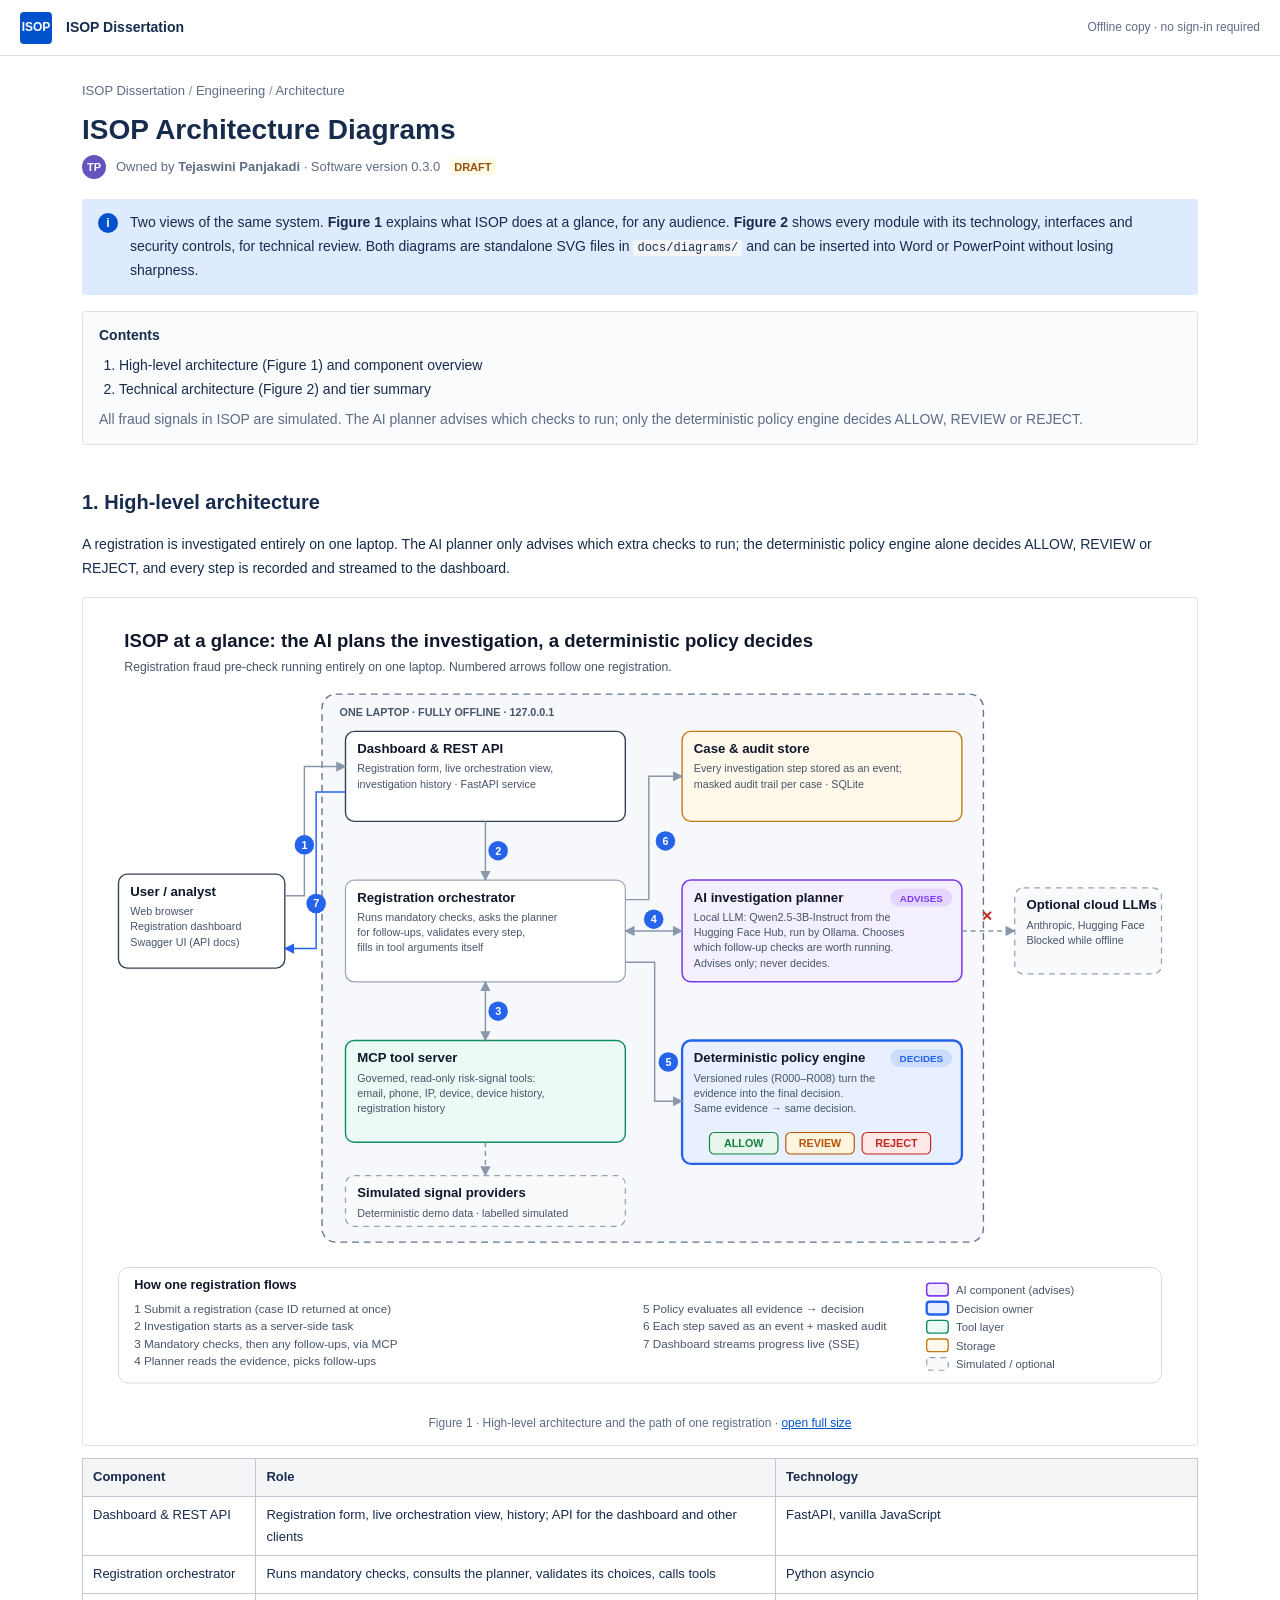
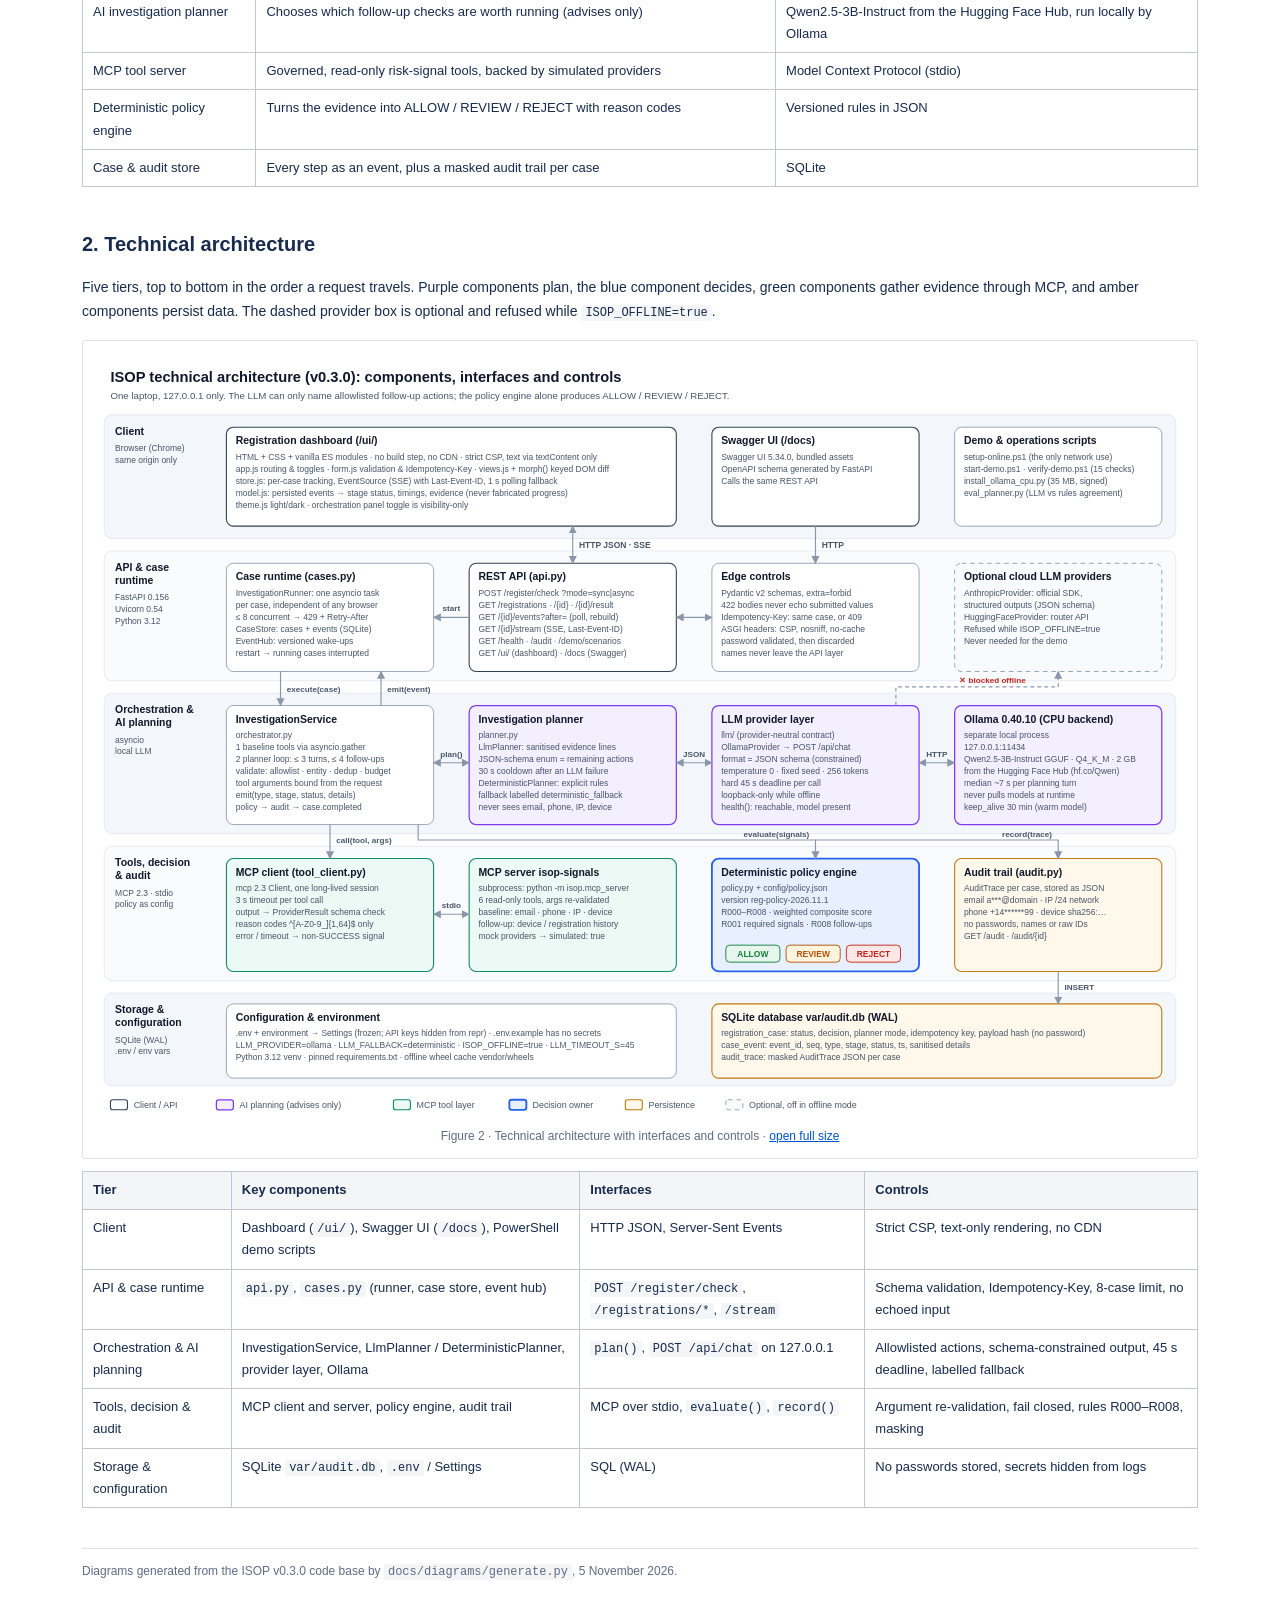
<file: docs/ISOP-Architecture-Diagrams.html>
<!doctype html>
<html lang="en">
<head>
<meta charset="utf-8">
<meta name="viewport" content="width=device-width, initial-scale=1">
<title>ISOP Architecture Diagrams</title>
<style>
  :root { --ink: #172B4D; --quiet: #5E6C84; --line: #DFE1E6; --panel: #F4F5F7; --blue: #0052CC; --blue-bg: #DEEBFF; }
  * { box-sizing: border-box; }
  html, body { margin: 0; background: #fff; color: var(--ink);
    font: 14px/1.714 -apple-system, BlinkMacSystemFont, "Segoe UI", Roboto, "Helvetica Neue", Arial, sans-serif; }
  code { font-family: SFMono-Regular, Consolas, Menlo, monospace; font-size: 12px; background: var(--panel); border-radius: 3px; padding: 1px 4px; }
  .topbar { height: 56px; display: flex; align-items: center; gap: 14px; padding: 0 20px; border-bottom: 1px solid var(--line); }
  .logo { width: 32px; height: 32px; border-radius: 4px; background: var(--blue); color: #fff; display: grid; place-items: center; font-weight: 700; font-size: 12px; }
  .topbar .meta { margin-left: auto; color: var(--quiet); font-size: 12px; }
  .page { max-width: 1180px; margin: 0 auto; padding: 24px 32px 64px; }
  .breadcrumbs { font-size: 13px; color: var(--quiet); margin-bottom: 10px; }
  .breadcrumbs span + span::before { content: " / "; color: #8993A4; }
  h1 { font-size: 28px; line-height: 1.25; font-weight: 600; margin: 0 0 8px; }
  h2 { font-size: 20px; font-weight: 600; margin: 40px 0 8px; }
  .byline { display: flex; align-items: center; gap: 10px; color: var(--quiet); font-size: 13px; margin-bottom: 20px; }
  .avatar { width: 24px; height: 24px; border-radius: 50%; background: #6554C0; color: #fff; display: grid; place-items: center; font-size: 11px; font-weight: 600; }
  .lozenge { display: inline-block; padding: 0 4px; border-radius: 3px; font-size: 11px; font-weight: 700; line-height: 16px; text-transform: uppercase; background: #FFFAE6; color: #974F0C; }
  .panel { display: flex; gap: 12px; padding: 12px 16px; border-radius: 3px; margin: 16px 0; background: var(--blue-bg); }
  .panel .icon { flex: none; width: 20px; height: 20px; border-radius: 50%; background: var(--blue); color: #fff; display: grid; place-items: center; font-size: 12px; font-weight: 700; margin-top: 2px; }
  .panel p { margin: 0; }
  figure { margin: 16px 0 8px; border: 1px solid var(--line); border-radius: 3px; padding: 12px; background: #fff; }
  figure svg { width: 100%; height: auto; display: block; }
  figcaption { color: var(--quiet); font-size: 12px; text-align: center; margin-top: 8px; }
  figcaption a { color: var(--blue); }
  table { width: 100%; border-collapse: collapse; margin: 12px 0 16px; font-size: 13px; }
  th, td { border: 1px solid #C1C7D0; padding: 7px 10px; text-align: left; vertical-align: top; }
  th { background: var(--panel); font-weight: 600; }
  .contents { border: 1px solid var(--line); border-radius: 3px; padding: 12px 16px; margin: 16px 0; background: #FAFBFC; }
  .contents ol { margin: 6px 0; padding-left: 20px; }
  .contents p { margin: 6px 0 0; color: var(--quiet); }
  .footer { margin-top: 40px; padding-top: 12px; border-top: 1px solid var(--line); color: var(--quiet); font-size: 12px; }
  /* PDF / print: A4 landscape, each diagram section on its own page, colours kept. */
  @page { size: A4 landscape; margin: 10mm 12mm 12mm; }
  @media print {
    html, body { -webkit-print-color-adjust: exact; print-color-adjust: exact; font-size: 12px; }
    .topbar { display: none; }
    .page { max-width: none; padding: 0; }
    h1 { font-size: 26px; }
    h2 { break-before: page; margin: 0 0 4px; font-size: 18px; }
    h2 + p { margin: 0 0 4px; }
    figure { break-inside: avoid; border: 0; padding: 0; margin: 4px 0 0; }
    figure svg { height: 150mm; width: 100%; }
    .screen-only { display: none; }
    table { break-inside: avoid; break-before: page; font-size: 12px; }
    .contents { border: 1px solid var(--line); border-radius: 3px; padding: 12px 16px; margin: 16px 0; background: #FAFBFC; }
  .contents ol { margin: 6px 0; padding-left: 20px; }
  .contents p { margin: 6px 0 0; color: var(--quiet); }
  .footer { break-before: avoid; }
  }
</style>
</head>
<body>
<header class="topbar"><div class="logo">ISOP</div><strong>ISOP Dissertation</strong><span class="meta">Offline copy · no sign-in required</span></header>
<main class="page">
  <div class="breadcrumbs"><span>ISOP Dissertation</span><span>Engineering</span><span>Architecture</span></div>
  <h1>ISOP Architecture Diagrams</h1>
  <div class="byline"><div class="avatar">TP</div><span>Owned by <strong>Tejaswini Panjakadi</strong> · Software version 0.3.0</span><span class="lozenge">Draft</span></div>

  <div class="panel"><div class="icon">i</div>
    <p>Two views of the same system. <strong>Figure 1</strong> explains what ISOP does at a glance, for any audience.
    <strong>Figure 2</strong> shows every module with its technology, interfaces and security controls, for technical
    review. Both diagrams are standalone SVG files in <code>docs/diagrams/</code> and can be inserted into Word or
    PowerPoint without losing sharpness.</p></div>

  <div class="contents"><strong>Contents</strong>
    <ol>
      <li>High-level architecture (Figure 1) and component overview</li>
      <li>Technical architecture (Figure 2) and tier summary</li>
    </ol>
    <p>All fraud signals in ISOP are simulated. The AI planner advises which checks to run; only the deterministic
    policy engine decides ALLOW, REVIEW or REJECT.</p></div>

  <h2 id="high-level">1. High-level architecture</h2>
  <p>A registration is investigated entirely on one laptop. The AI planner only advises which extra checks to run; the
  deterministic policy engine alone decides ALLOW, REVIEW or REJECT, and every step is recorded and streamed to the
  dashboard.</p>
  <figure>
    <!-- BEGIN:high-level -->
<svg xmlns="http://www.w3.org/2000/svg" viewBox="0 0 1114 812" data-w="1114" data-h="812" role="img" aria-label="ISOP high-level architecture" font-family="-apple-system, BlinkMacSystemFont, 'Segoe UI', Roboto, 'Helvetica Neue', Arial, sans-serif">
<title>ISOP high-level architecture</title>
<defs>
  <marker id="hl-a" viewBox="0 0 10 10" refX="9" refY="5" markerWidth="7" markerHeight="7" orient="auto-start-reverse"><path d="M0 0L10 5L0 10z" fill="#8a97ab"/></marker>
  <marker id="hl-b" viewBox="0 0 10 10" refX="9" refY="5" markerWidth="7" markerHeight="7" orient="auto-start-reverse"><path d="M0 0L10 5L0 10z" fill="#2563eb"/></marker>
</defs>
<rect width="1114" height="812" fill="#ffffff"/>
<text x="30" y="38" font-size="19" font-weight="700" fill="#0f172a" text-anchor="start">ISOP at a glance: the AI plans the investigation, a deterministic policy decides</text>
<text x="30" y="62" font-size="12.5" font-weight="400" fill="#475569" text-anchor="start">Registration fraud pre-check running entirely on one laptop. Numbered arrows follow one registration.</text>
<rect x="232" y="86" width="676" height="560" rx="14" fill="#f6f8fb" stroke="#64748b" stroke-width="1.4" stroke-dasharray="7 5"/>
<text x="250" y="108" font-size="11" font-weight="700" fill="#475569" text-anchor="start">ONE LAPTOP · FULLY OFFLINE · 127.0.0.1</text>
<rect x="24" y="270" width="170" height="96" rx="9" fill="#ffffff" stroke="#334155" stroke-width="1.4"/>
<text x="36" y="292" font-size="13.5" font-weight="650" fill="#0f172a" text-anchor="start">User / analyst</text>
<text x="36" y="312.0" font-size="11" font-weight="400" fill="#475569" text-anchor="start">Web browser</text>
<text x="36" y="327.5" font-size="11" font-weight="400" fill="#475569" text-anchor="start">Registration dashboard</text>
<text x="36" y="343.0" font-size="11" font-weight="400" fill="#475569" text-anchor="start">Swagger UI (API docs)</text>
<rect x="256" y="124" width="286" height="92" rx="9" fill="#ffffff" stroke="#334155" stroke-width="1.4"/>
<text x="268" y="146" font-size="13.5" font-weight="650" fill="#0f172a" text-anchor="start">Dashboard &amp; REST API</text>
<text x="268" y="166.0" font-size="11" font-weight="400" fill="#475569" text-anchor="start">Registration form, live orchestration view,</text>
<text x="268" y="181.5" font-size="11" font-weight="400" fill="#475569" text-anchor="start">investigation history  ·  FastAPI service</text>
<rect x="600" y="124" width="286" height="92" rx="9" fill="#fff8eb" stroke="#c27a12" stroke-width="1.4"/>
<text x="612" y="146" font-size="13.5" font-weight="650" fill="#0f172a" text-anchor="start">Case &amp; audit store</text>
<text x="612" y="166.0" font-size="11" font-weight="400" fill="#475569" text-anchor="start">Every investigation step stored as an event;</text>
<text x="612" y="181.5" font-size="11" font-weight="400" fill="#475569" text-anchor="start">masked audit trail per case  ·  SQLite</text>
<rect x="256" y="276" width="286" height="104" rx="9" fill="#ffffff" stroke="#9aa6b8" stroke-width="1.25"/>
<text x="268" y="298" font-size="13.5" font-weight="650" fill="#0f172a" text-anchor="start">Registration orchestrator</text>
<text x="268" y="318.0" font-size="11" font-weight="400" fill="#475569" text-anchor="start">Runs mandatory checks, asks the planner</text>
<text x="268" y="333.5" font-size="11" font-weight="400" fill="#475569" text-anchor="start">for follow-ups, validates every step,</text>
<text x="268" y="349.0" font-size="11" font-weight="400" fill="#475569" text-anchor="start">fills in tool arguments itself</text>
<rect x="600" y="276" width="286" height="104" rx="9" fill="#f4efff" stroke="#7c3aed" stroke-width="1.6"/>
<text x="612" y="298" font-size="13.5" font-weight="650" fill="#0f172a" text-anchor="start">AI investigation planner</text>
<rect x="813" y="285" width="63" height="18" rx="9" fill="#7c3aed" fill-opacity="0.14"/>
<text x="844.5" y="298" font-size="10" font-weight="700" fill="#7c3aed" text-anchor="middle">ADVISES</text>
<text x="612" y="318.0" font-size="11" font-weight="400" fill="#475569" text-anchor="start">Local LLM: Qwen2.5-3B-Instruct from the</text>
<text x="612" y="333.5" font-size="11" font-weight="400" fill="#475569" text-anchor="start">Hugging Face Hub, run by Ollama. Chooses</text>
<text x="612" y="349.0" font-size="11" font-weight="400" fill="#475569" text-anchor="start">which follow-up checks are worth running.</text>
<text x="612" y="364.5" font-size="11" font-weight="400" fill="#475569" text-anchor="start">Advises only; never decides.</text>
<rect x="256" y="440" width="286" height="104" rx="9" fill="#ecfaf5" stroke="#0f8a63" stroke-width="1.4"/>
<text x="268" y="462" font-size="13.5" font-weight="650" fill="#0f172a" text-anchor="start">MCP tool server</text>
<text x="268" y="482.0" font-size="11" font-weight="400" fill="#475569" text-anchor="start">Governed, read-only risk-signal tools:</text>
<text x="268" y="497.5" font-size="11" font-weight="400" fill="#475569" text-anchor="start">email, phone, IP, device, device history,</text>
<text x="268" y="513.0" font-size="11" font-weight="400" fill="#475569" text-anchor="start">registration history</text>
<rect x="600" y="440" width="286" height="126" rx="9" fill="#e8f0ff" stroke="#2563eb" stroke-width="2.4"/>
<text x="612" y="462" font-size="13.5" font-weight="650" fill="#0f172a" text-anchor="start">Deterministic policy engine</text>
<rect x="813" y="449" width="63" height="18" rx="9" fill="#2563eb" fill-opacity="0.14"/>
<text x="844.5" y="462" font-size="10" font-weight="700" fill="#2563eb" text-anchor="middle">DECIDES</text>
<text x="612" y="482.0" font-size="11" font-weight="400" fill="#475569" text-anchor="start">Versioned rules (R000–R008) turn the</text>
<text x="612" y="497.5" font-size="11" font-weight="400" fill="#475569" text-anchor="start">evidence into the final decision.</text>
<text x="612" y="513.0" font-size="11" font-weight="400" fill="#475569" text-anchor="start">Same evidence → same decision.</text>
<rect x="628" y="534" width="70" height="22" rx="5" fill="#e7f6ec" stroke="#15803d" stroke-width="1.2"/>
<text x="663" y="549" font-size="11" font-weight="700" fill="#15803d" text-anchor="middle">ALLOW</text>
<rect x="706" y="534" width="70" height="22" rx="5" fill="#fff4dd" stroke="#b45309" stroke-width="1.2"/>
<text x="741" y="549" font-size="11" font-weight="700" fill="#b45309" text-anchor="middle">REVIEW</text>
<rect x="784" y="534" width="70" height="22" rx="5" fill="#fde8e7" stroke="#c2261d" stroke-width="1.2"/>
<text x="819" y="549" font-size="11" font-weight="700" fill="#c2261d" text-anchor="middle">REJECT</text>
<rect x="256" y="578" width="286" height="52" rx="9" fill="#f8fafc" stroke="#94a3b8" stroke-width="1.25" stroke-dasharray="6 5"/>
<text x="268" y="600" font-size="13.5" font-weight="650" fill="#0f172a" text-anchor="start">Simulated signal providers</text>
<text x="268" y="620.0" font-size="11" font-weight="400" fill="#475569" text-anchor="start">Deterministic demo data · labelled simulated</text>
<rect x="940" y="284" width="150" height="88" rx="9" fill="#f8fafc" stroke="#94a3b8" stroke-width="1.25" stroke-dasharray="6 5"/>
<text x="952" y="306" font-size="13.5" font-weight="650" fill="#0f172a" text-anchor="start">Optional cloud LLMs</text>
<text x="952" y="326.0" font-size="11" font-weight="400" fill="#475569" text-anchor="start">Anthropic, Hugging Face</text>
<text x="952" y="341.5" font-size="11" font-weight="400" fill="#475569" text-anchor="start">Blocked while offline</text>
<path d="M194 292 H214 V160 H256" fill="none" stroke="#8a97ab" stroke-width="1.5" marker-end="url(#hl-a)"/>
<path d="M256 186 H226 V346 H194" fill="none" stroke="#2563eb" stroke-width="1.5" marker-end="url(#hl-b)"/>
<path d="M399 216 V276" fill="none" stroke="#8a97ab" stroke-width="1.5" marker-end="url(#hl-a)"/>
<path d="M399 380 V440" fill="none" stroke="#8a97ab" stroke-width="1.5" marker-start="url(#hl-a)" marker-end="url(#hl-a)"/>
<path d="M542 328 H600" fill="none" stroke="#8a97ab" stroke-width="1.5" marker-start="url(#hl-a)" marker-end="url(#hl-a)"/>
<path d="M542 360 H572 V502 H600" fill="none" stroke="#8a97ab" stroke-width="1.5" marker-end="url(#hl-a)"/>
<path d="M542 296 H566 V170 H600" fill="none" stroke="#8a97ab" stroke-width="1.5" marker-end="url(#hl-a)"/>
<path d="M399 544 V578" fill="none" stroke="#8a97ab" stroke-width="1.5" stroke-dasharray="5 4" marker-end="url(#hl-a)"/>
<path d="M886 328 H940" fill="none" stroke="#8a97ab" stroke-width="1.5" stroke-dasharray="5 4" marker-end="url(#hl-a)"/>
<circle cx="214" cy="240" r="10" fill="#2563eb"/><text x="214" y="244" font-size="11" font-weight="700" fill="#ffffff" text-anchor="middle">1</text>
<circle cx="412" cy="246" r="10" fill="#2563eb"/><text x="412" y="250" font-size="11" font-weight="700" fill="#ffffff" text-anchor="middle">2</text>
<circle cx="412" cy="410" r="10" fill="#2563eb"/><text x="412" y="414" font-size="11" font-weight="700" fill="#ffffff" text-anchor="middle">3</text>
<circle cx="571" cy="316" r="10" fill="#2563eb"/><text x="571" y="320" font-size="11" font-weight="700" fill="#ffffff" text-anchor="middle">4</text>
<circle cx="586" cy="462" r="10" fill="#2563eb"/><text x="586" y="466" font-size="11" font-weight="700" fill="#ffffff" text-anchor="middle">5</text>
<circle cx="583" cy="236" r="10" fill="#2563eb"/><text x="583" y="240" font-size="11" font-weight="700" fill="#ffffff" text-anchor="middle">6</text>
<circle cx="226" cy="300" r="10" fill="#2563eb"/><text x="226" y="304" font-size="11" font-weight="700" fill="#ffffff" text-anchor="middle">7</text>
<text x="912" y="318" font-size="14" font-weight="700" fill="#c2261d" text-anchor="middle">✕</text>
<rect x="24" y="672" width="1066" height="118" rx="10" fill="#ffffff" stroke="#d5dbe5"/>
<text x="40" y="694" font-size="13" font-weight="700" fill="#0f172a" text-anchor="start">How one registration flows</text>
<text x="40" y="718" font-size="12" font-weight="400" fill="#475569" text-anchor="start">1  Submit a registration (case ID returned at once)</text>
<text x="40" y="736" font-size="12" font-weight="400" fill="#475569" text-anchor="start">2  Investigation starts as a server-side task</text>
<text x="40" y="754" font-size="12" font-weight="400" fill="#475569" text-anchor="start">3  Mandatory checks, then any follow-ups, via MCP</text>
<text x="40" y="772" font-size="12" font-weight="400" fill="#475569" text-anchor="start">4  Planner reads the evidence, picks follow-ups</text>
<text x="560" y="718" font-size="12" font-weight="400" fill="#475569" text-anchor="start">5  Policy evaluates all evidence → decision</text>
<text x="560" y="736" font-size="12" font-weight="400" fill="#475569" text-anchor="start">6  Each step saved as an event + masked audit</text>
<text x="560" y="754" font-size="12" font-weight="400" fill="#475569" text-anchor="start">7  Dashboard streams progress live (SSE)</text>
<rect x="850" y="688" width="22" height="13" rx="3" fill="#f4efff" stroke="#7c3aed" stroke-width="1.6"/>
<text x="880" y="699" font-size="11.5" font-weight="400" fill="#475569" text-anchor="start">AI component (advises)</text>
<rect x="850" y="707" width="22" height="13" rx="3" fill="#e8f0ff" stroke="#2563eb" stroke-width="2.4"/>
<text x="880" y="718" font-size="11.5" font-weight="400" fill="#475569" text-anchor="start">Decision owner</text>
<rect x="850" y="726" width="22" height="13" rx="3" fill="#ecfaf5" stroke="#0f8a63" stroke-width="1.4"/>
<text x="880" y="737" font-size="11.5" font-weight="400" fill="#475569" text-anchor="start">Tool layer</text>
<rect x="850" y="745" width="22" height="13" rx="3" fill="#fff8eb" stroke="#c27a12" stroke-width="1.4"/>
<text x="880" y="756" font-size="11.5" font-weight="400" fill="#475569" text-anchor="start">Storage</text>
<rect x="850" y="764" width="22" height="13" rx="3" fill="#f8fafc" stroke="#94a3b8" stroke-width="1.25" stroke-dasharray="6 5"/>
<text x="880" y="775" font-size="11.5" font-weight="400" fill="#475569" text-anchor="start">Simulated / optional</text>
</svg>
<!-- END:high-level -->
    <figcaption>Figure 1 · High-level architecture and the path of one registration<span class="screen-only"> ·
      <a href="diagrams/isop-high-level-architecture.svg">open full size</a></span></figcaption>
  </figure>
  <table>
    <tr><th>Component</th><th>Role</th><th>Technology</th></tr>
    <tr><td>Dashboard &amp; REST API</td><td>Registration form, live orchestration view, history; API for the dashboard and other clients</td><td>FastAPI, vanilla JavaScript</td></tr>
    <tr><td>Registration orchestrator</td><td>Runs mandatory checks, consults the planner, validates its choices, calls tools</td><td>Python asyncio</td></tr>
    <tr><td>AI investigation planner</td><td>Chooses which follow-up checks are worth running (advises only)</td><td>Qwen2.5-3B-Instruct from the Hugging Face Hub, run locally by Ollama</td></tr>
    <tr><td>MCP tool server</td><td>Governed, read-only risk-signal tools, backed by simulated providers</td><td>Model Context Protocol (stdio)</td></tr>
    <tr><td>Deterministic policy engine</td><td>Turns the evidence into ALLOW / REVIEW / REJECT with reason codes</td><td>Versioned rules in JSON</td></tr>
    <tr><td>Case &amp; audit store</td><td>Every step as an event, plus a masked audit trail per case</td><td>SQLite</td></tr>
  </table>

  <h2 id="technical">2. Technical architecture</h2>
  <p>Five tiers, top to bottom in the order a request travels. Purple components plan, the blue component decides,
  green components gather evidence through MCP, and amber components persist data. The dashed provider box is optional
  and refused while <code>ISOP_OFFLINE=true</code>.</p>
  <figure>
    <!-- BEGIN:technical -->
<svg xmlns="http://www.w3.org/2000/svg" viewBox="0 0 1410 990" data-w="1410" data-h="990" role="img" aria-label="ISOP technical architecture" font-family="-apple-system, BlinkMacSystemFont, 'Segoe UI', Roboto, 'Helvetica Neue', Arial, sans-serif">
<title>ISOP technical architecture</title>
<defs>
  <marker id="tech-a" viewBox="0 0 10 10" refX="9" refY="5" markerWidth="7" markerHeight="7" orient="auto-start-reverse"><path d="M0 0L10 5L0 10z" fill="#8a97ab"/></marker>
  <marker id="tech-b" viewBox="0 0 10 10" refX="9" refY="5" markerWidth="7" markerHeight="7" orient="auto-start-reverse"><path d="M0 0L10 5L0 10z" fill="#2563eb"/></marker>
</defs>
<rect width="1410" height="990" fill="#ffffff"/>
<text x="20" y="38" font-size="19" font-weight="700" fill="#0f172a" text-anchor="start">ISOP technical architecture (v0.3.0): components, interfaces and controls</text>
<text x="20" y="60" font-size="12.5" font-weight="400" fill="#475569" text-anchor="start">One laptop, 127.0.0.1 only. The LLM can only name allowlisted follow-up actions; the policy engine alone produces ALLOW / REVIEW / REJECT.</text>
<rect x="12" y="80" width="1386" height="160" rx="10" fill="#f3f6fa" stroke="#dfe5ee"/>
<text x="26" y="106" font-size="13.5" font-weight="700" fill="#0f172a" text-anchor="start">Client</text>
<text x="26" y="127" font-size="11" font-weight="400" fill="#475569" text-anchor="start">Browser (Chrome)</text>
<text x="26" y="142" font-size="11" font-weight="400" fill="#475569" text-anchor="start">same origin only</text>
<rect x="12" y="256" width="1386" height="168" rx="10" fill="#fafbfd" stroke="#dfe5ee"/>
<text x="26" y="282" font-size="13.5" font-weight="700" fill="#0f172a" text-anchor="start">API &amp; case</text>
<text x="26" y="299" font-size="13.5" font-weight="700" fill="#0f172a" text-anchor="start">runtime</text>
<text x="26" y="320" font-size="11" font-weight="400" fill="#475569" text-anchor="start">FastAPI 0.156</text>
<text x="26" y="335" font-size="11" font-weight="400" fill="#475569" text-anchor="start">Uvicorn 0.54</text>
<text x="26" y="350" font-size="11" font-weight="400" fill="#475569" text-anchor="start">Python 3.12</text>
<rect x="12" y="440" width="1386" height="182" rx="10" fill="#f3f6fa" stroke="#dfe5ee"/>
<text x="26" y="466" font-size="13.5" font-weight="700" fill="#0f172a" text-anchor="start">Orchestration &amp;</text>
<text x="26" y="483" font-size="13.5" font-weight="700" fill="#0f172a" text-anchor="start">AI planning</text>
<text x="26" y="504" font-size="11" font-weight="400" fill="#475569" text-anchor="start">asyncio</text>
<text x="26" y="519" font-size="11" font-weight="400" fill="#475569" text-anchor="start">local LLM</text>
<rect x="12" y="638" width="1386" height="174" rx="10" fill="#fafbfd" stroke="#dfe5ee"/>
<text x="26" y="664" font-size="13.5" font-weight="700" fill="#0f172a" text-anchor="start">Tools, decision</text>
<text x="26" y="681" font-size="13.5" font-weight="700" fill="#0f172a" text-anchor="start">&amp; audit</text>
<text x="26" y="702" font-size="11" font-weight="400" fill="#475569" text-anchor="start">MCP 2.3 · stdio</text>
<text x="26" y="717" font-size="11" font-weight="400" fill="#475569" text-anchor="start">policy as config</text>
<rect x="12" y="828" width="1386" height="120" rx="10" fill="#f3f6fa" stroke="#dfe5ee"/>
<text x="26" y="854" font-size="13.5" font-weight="700" fill="#0f172a" text-anchor="start">Storage &amp;</text>
<text x="26" y="871" font-size="13.5" font-weight="700" fill="#0f172a" text-anchor="start">configuration</text>
<text x="26" y="892" font-size="11" font-weight="400" fill="#475569" text-anchor="start">SQLite (WAL)</text>
<text x="26" y="907" font-size="11" font-weight="400" fill="#475569" text-anchor="start">.env / env vars</text>
<rect x="170" y="96" width="582" height="128" rx="9" fill="#ffffff" stroke="#334155" stroke-width="1.4"/>
<text x="182" y="118" font-size="13.5" font-weight="650" fill="#0f172a" text-anchor="start">Registration dashboard  (/ui/)</text>
<text x="182" y="138.0" font-size="11" font-weight="400" fill="#475569" text-anchor="start">HTML + CSS + vanilla ES modules · no build step, no CDN · strict CSP, text via textContent only</text>
<text x="182" y="153.5" font-size="11" font-weight="400" fill="#475569" text-anchor="start">app.js routing &amp; toggles · form.js validation &amp; Idempotency-Key · views.js + morph() keyed DOM diff</text>
<text x="182" y="169.0" font-size="11" font-weight="400" fill="#475569" text-anchor="start">store.js: per-case tracking, EventSource (SSE) with Last-Event-ID, 1 s polling fallback</text>
<text x="182" y="184.5" font-size="11" font-weight="400" fill="#475569" text-anchor="start">model.js: persisted events → stage status, timings, evidence (never fabricated progress)</text>
<text x="182" y="200.0" font-size="11" font-weight="400" fill="#475569" text-anchor="start">theme.js light/dark · orchestration panel toggle is visibility-only</text>
<rect x="798" y="96" width="268" height="128" rx="9" fill="#ffffff" stroke="#334155" stroke-width="1.4"/>
<text x="810" y="118" font-size="13.5" font-weight="650" fill="#0f172a" text-anchor="start">Swagger UI  (/docs)</text>
<text x="810" y="138.0" font-size="11" font-weight="400" fill="#475569" text-anchor="start">Swagger UI 5.34.0, bundled assets</text>
<text x="810" y="153.5" font-size="11" font-weight="400" fill="#475569" text-anchor="start">OpenAPI schema generated by FastAPI</text>
<text x="810" y="169.0" font-size="11" font-weight="400" fill="#475569" text-anchor="start">Calls the same REST API</text>
<rect x="1112" y="96" width="268" height="128" rx="9" fill="#ffffff" stroke="#9aa6b8" stroke-width="1.25"/>
<text x="1124" y="118" font-size="13.5" font-weight="650" fill="#0f172a" text-anchor="start">Demo &amp; operations scripts</text>
<text x="1124" y="138.0" font-size="11" font-weight="400" fill="#475569" text-anchor="start">setup-online.ps1 (the only network use)</text>
<text x="1124" y="153.5" font-size="11" font-weight="400" fill="#475569" text-anchor="start">start-demo.ps1 · verify-demo.ps1 (15 checks)</text>
<text x="1124" y="169.0" font-size="11" font-weight="400" fill="#475569" text-anchor="start">install_ollama_cpu.py (35 MB, signed)</text>
<text x="1124" y="184.5" font-size="11" font-weight="400" fill="#475569" text-anchor="start">eval_planner.py (LLM vs rules agreement)</text>
<rect x="170" y="272" width="268" height="140" rx="9" fill="#ffffff" stroke="#9aa6b8" stroke-width="1.25"/>
<text x="182" y="294" font-size="13.5" font-weight="650" fill="#0f172a" text-anchor="start">Case runtime  (cases.py)</text>
<text x="182" y="314.0" font-size="11" font-weight="400" fill="#475569" text-anchor="start">InvestigationRunner: one asyncio task</text>
<text x="182" y="329.5" font-size="11" font-weight="400" fill="#475569" text-anchor="start">per case, independent of any browser</text>
<text x="182" y="345.0" font-size="11" font-weight="400" fill="#475569" text-anchor="start">≤ 8 concurrent → 429 + Retry-After</text>
<text x="182" y="360.5" font-size="11" font-weight="400" fill="#475569" text-anchor="start">CaseStore: cases + events (SQLite)</text>
<text x="182" y="376.0" font-size="11" font-weight="400" fill="#475569" text-anchor="start">EventHub: versioned wake-ups</text>
<text x="182" y="391.5" font-size="11" font-weight="400" fill="#475569" text-anchor="start">restart → running cases interrupted</text>
<rect x="484" y="272" width="268" height="140" rx="9" fill="#ffffff" stroke="#334155" stroke-width="1.4"/>
<text x="496" y="294" font-size="13.5" font-weight="650" fill="#0f172a" text-anchor="start">REST API  (api.py)</text>
<text x="496" y="314.0" font-size="11" font-weight="400" fill="#475569" text-anchor="start">POST /register/check ?mode=sync|async</text>
<text x="496" y="329.5" font-size="11" font-weight="400" fill="#475569" text-anchor="start">GET /registrations · /{id} · /{id}/result</text>
<text x="496" y="345.0" font-size="11" font-weight="400" fill="#475569" text-anchor="start">GET /{id}/events?after=  (poll, rebuild)</text>
<text x="496" y="360.5" font-size="11" font-weight="400" fill="#475569" text-anchor="start">GET /{id}/stream  (SSE, Last-Event-ID)</text>
<text x="496" y="376.0" font-size="11" font-weight="400" fill="#475569" text-anchor="start">GET /health · /audit · /demo/scenarios</text>
<text x="496" y="391.5" font-size="11" font-weight="400" fill="#475569" text-anchor="start">GET /ui/ (dashboard) · /docs (Swagger)</text>
<rect x="798" y="272" width="268" height="140" rx="9" fill="#ffffff" stroke="#9aa6b8" stroke-width="1.25"/>
<text x="810" y="294" font-size="13.5" font-weight="650" fill="#0f172a" text-anchor="start">Edge controls</text>
<text x="810" y="314.0" font-size="11" font-weight="400" fill="#475569" text-anchor="start">Pydantic v2 schemas, extra=forbid</text>
<text x="810" y="329.5" font-size="11" font-weight="400" fill="#475569" text-anchor="start">422 bodies never echo submitted values</text>
<text x="810" y="345.0" font-size="11" font-weight="400" fill="#475569" text-anchor="start">Idempotency-Key: same case, or 409</text>
<text x="810" y="360.5" font-size="11" font-weight="400" fill="#475569" text-anchor="start">ASGI headers: CSP, nosniff, no-cache</text>
<text x="810" y="376.0" font-size="11" font-weight="400" fill="#475569" text-anchor="start">password validated, then discarded</text>
<text x="810" y="391.5" font-size="11" font-weight="400" fill="#475569" text-anchor="start">names never leave the API layer</text>
<rect x="1112" y="272" width="268" height="140" rx="9" fill="#f8fafc" stroke="#94a3b8" stroke-width="1.25" stroke-dasharray="6 5"/>
<text x="1124" y="294" font-size="13.5" font-weight="650" fill="#0f172a" text-anchor="start">Optional cloud LLM providers</text>
<text x="1124" y="314.0" font-size="11" font-weight="400" fill="#475569" text-anchor="start">AnthropicProvider: official SDK,</text>
<text x="1124" y="329.5" font-size="11" font-weight="400" fill="#475569" text-anchor="start">structured outputs (JSON schema)</text>
<text x="1124" y="345.0" font-size="11" font-weight="400" fill="#475569" text-anchor="start">HuggingFaceProvider: router API</text>
<text x="1124" y="360.5" font-size="11" font-weight="400" fill="#475569" text-anchor="start">Refused while ISOP_OFFLINE=true</text>
<text x="1124" y="376.0" font-size="11" font-weight="400" fill="#475569" text-anchor="start">Never needed for the demo</text>
<rect x="170" y="456" width="268" height="154" rx="9" fill="#ffffff" stroke="#9aa6b8" stroke-width="1.25"/>
<text x="182" y="478" font-size="13.5" font-weight="650" fill="#0f172a" text-anchor="start">InvestigationService</text>
<text x="182" y="498.0" font-size="11" font-weight="400" fill="#475569" text-anchor="start">orchestrator.py</text>
<text x="182" y="513.5" font-size="11" font-weight="400" fill="#475569" text-anchor="start">1 baseline tools via asyncio.gather</text>
<text x="182" y="529.0" font-size="11" font-weight="400" fill="#475569" text-anchor="start">2 planner loop: ≤ 3 turns, ≤ 4 follow-ups</text>
<text x="182" y="544.5" font-size="11" font-weight="400" fill="#475569" text-anchor="start">validate: allowlist · entity · dedup · budget</text>
<text x="182" y="560.0" font-size="11" font-weight="400" fill="#475569" text-anchor="start">tool arguments bound from the request</text>
<text x="182" y="575.5" font-size="11" font-weight="400" fill="#475569" text-anchor="start">emit(type, stage, status, details)</text>
<text x="182" y="591.0" font-size="11" font-weight="400" fill="#475569" text-anchor="start">policy → audit → case.completed</text>
<rect x="484" y="456" width="268" height="154" rx="9" fill="#f4efff" stroke="#7c3aed" stroke-width="1.6"/>
<text x="496" y="478" font-size="13.5" font-weight="650" fill="#0f172a" text-anchor="start">Investigation planner</text>
<text x="496" y="498.0" font-size="11" font-weight="400" fill="#475569" text-anchor="start">planner.py</text>
<text x="496" y="513.5" font-size="11" font-weight="400" fill="#475569" text-anchor="start">LlmPlanner: sanitised evidence lines</text>
<text x="496" y="529.0" font-size="11" font-weight="400" fill="#475569" text-anchor="start">JSON-schema enum = remaining actions</text>
<text x="496" y="544.5" font-size="11" font-weight="400" fill="#475569" text-anchor="start">30 s cooldown after an LLM failure</text>
<text x="496" y="560.0" font-size="11" font-weight="400" fill="#475569" text-anchor="start">DeterministicPlanner: explicit rules</text>
<text x="496" y="575.5" font-size="11" font-weight="400" fill="#475569" text-anchor="start">fallback labelled deterministic_fallback</text>
<text x="496" y="591.0" font-size="11" font-weight="400" fill="#475569" text-anchor="start">never sees email, phone, IP, device</text>
<rect x="798" y="456" width="268" height="154" rx="9" fill="#f4efff" stroke="#7c3aed" stroke-width="1.6"/>
<text x="810" y="478" font-size="13.5" font-weight="650" fill="#0f172a" text-anchor="start">LLM provider layer</text>
<text x="810" y="498.0" font-size="11" font-weight="400" fill="#475569" text-anchor="start">llm/ (provider-neutral contract)</text>
<text x="810" y="513.5" font-size="11" font-weight="400" fill="#475569" text-anchor="start">OllamaProvider → POST /api/chat</text>
<text x="810" y="529.0" font-size="11" font-weight="400" fill="#475569" text-anchor="start">format = JSON schema (constrained)</text>
<text x="810" y="544.5" font-size="11" font-weight="400" fill="#475569" text-anchor="start">temperature 0 · fixed seed · 256 tokens</text>
<text x="810" y="560.0" font-size="11" font-weight="400" fill="#475569" text-anchor="start">hard 45 s deadline per call</text>
<text x="810" y="575.5" font-size="11" font-weight="400" fill="#475569" text-anchor="start">loopback-only while offline</text>
<text x="810" y="591.0" font-size="11" font-weight="400" fill="#475569" text-anchor="start">health(): reachable, model present</text>
<rect x="1112" y="456" width="268" height="154" rx="9" fill="#f4efff" stroke="#7c3aed" stroke-width="1.6"/>
<text x="1124" y="478" font-size="13.5" font-weight="650" fill="#0f172a" text-anchor="start">Ollama 0.40.10  (CPU backend)</text>
<text x="1124" y="498.0" font-size="11" font-weight="400" fill="#475569" text-anchor="start">separate local process</text>
<text x="1124" y="513.5" font-size="11" font-weight="400" fill="#475569" text-anchor="start">127.0.0.1:11434</text>
<text x="1124" y="529.0" font-size="11" font-weight="400" fill="#475569" text-anchor="start">Qwen2.5-3B-Instruct GGUF · Q4_K_M · 2 GB</text>
<text x="1124" y="544.5" font-size="11" font-weight="400" fill="#475569" text-anchor="start">from the Hugging Face Hub (hf.co/Qwen)</text>
<text x="1124" y="560.0" font-size="11" font-weight="400" fill="#475569" text-anchor="start">median ~7 s per planning turn</text>
<text x="1124" y="575.5" font-size="11" font-weight="400" fill="#475569" text-anchor="start">never pulls models at runtime</text>
<text x="1124" y="591.0" font-size="11" font-weight="400" fill="#475569" text-anchor="start">keep_alive 30 min (warm model)</text>
<rect x="170" y="654" width="268" height="146" rx="9" fill="#ecfaf5" stroke="#0f8a63" stroke-width="1.4"/>
<text x="182" y="676" font-size="13.5" font-weight="650" fill="#0f172a" text-anchor="start">MCP client  (tool_client.py)</text>
<text x="182" y="696.0" font-size="11" font-weight="400" fill="#475569" text-anchor="start">mcp 2.3 Client, one long-lived session</text>
<text x="182" y="711.5" font-size="11" font-weight="400" fill="#475569" text-anchor="start">3 s timeout per tool call</text>
<text x="182" y="727.0" font-size="11" font-weight="400" fill="#475569" text-anchor="start">output → ProviderResult schema check</text>
<text x="182" y="742.5" font-size="11" font-weight="400" fill="#475569" text-anchor="start">reason codes ^[A-Z0-9_]{1,64}$ only</text>
<text x="182" y="758.0" font-size="11" font-weight="400" fill="#475569" text-anchor="start">error / timeout → non-SUCCESS signal</text>
<rect x="484" y="654" width="268" height="146" rx="9" fill="#ecfaf5" stroke="#0f8a63" stroke-width="1.4"/>
<text x="496" y="676" font-size="13.5" font-weight="650" fill="#0f172a" text-anchor="start">MCP server  isop-signals</text>
<text x="496" y="696.0" font-size="11" font-weight="400" fill="#475569" text-anchor="start">subprocess: python -m isop.mcp_server</text>
<text x="496" y="711.5" font-size="11" font-weight="400" fill="#475569" text-anchor="start">6 read-only tools, args re-validated</text>
<text x="496" y="727.0" font-size="11" font-weight="400" fill="#475569" text-anchor="start">baseline: email · phone · IP · device</text>
<text x="496" y="742.5" font-size="11" font-weight="400" fill="#475569" text-anchor="start">follow-up: device / registration history</text>
<text x="496" y="758.0" font-size="11" font-weight="400" fill="#475569" text-anchor="start">mock providers → simulated: true</text>
<rect x="798" y="654" width="268" height="146" rx="9" fill="#e8f0ff" stroke="#2563eb" stroke-width="2.4"/>
<text x="810" y="676" font-size="13.5" font-weight="650" fill="#0f172a" text-anchor="start">Deterministic policy engine</text>
<text x="810" y="696.0" font-size="11" font-weight="400" fill="#475569" text-anchor="start">policy.py + config/policy.json</text>
<text x="810" y="711.5" font-size="11" font-weight="400" fill="#475569" text-anchor="start">version reg-policy-2026.11.1</text>
<text x="810" y="727.0" font-size="11" font-weight="400" fill="#475569" text-anchor="start">R000–R008 · weighted composite score</text>
<text x="810" y="742.5" font-size="11" font-weight="400" fill="#475569" text-anchor="start">R001 required signals · R008 follow-ups</text>
<rect x="816" y="766" width="70" height="22" rx="5" fill="#e7f6ec" stroke="#15803d" stroke-width="1.2"/>
<text x="851" y="781" font-size="11" font-weight="700" fill="#15803d" text-anchor="middle">ALLOW</text>
<rect x="894" y="766" width="70" height="22" rx="5" fill="#fff4dd" stroke="#b45309" stroke-width="1.2"/>
<text x="929" y="781" font-size="11" font-weight="700" fill="#b45309" text-anchor="middle">REVIEW</text>
<rect x="972" y="766" width="70" height="22" rx="5" fill="#fde8e7" stroke="#c2261d" stroke-width="1.2"/>
<text x="1007" y="781" font-size="11" font-weight="700" fill="#c2261d" text-anchor="middle">REJECT</text>
<rect x="1112" y="654" width="268" height="146" rx="9" fill="#fff8eb" stroke="#c27a12" stroke-width="1.4"/>
<text x="1124" y="676" font-size="13.5" font-weight="650" fill="#0f172a" text-anchor="start">Audit trail  (audit.py)</text>
<text x="1124" y="696.0" font-size="11" font-weight="400" fill="#475569" text-anchor="start">AuditTrace per case, stored as JSON</text>
<text x="1124" y="711.5" font-size="11" font-weight="400" fill="#475569" text-anchor="start">email a***@domain · IP /24 network</text>
<text x="1124" y="727.0" font-size="11" font-weight="400" fill="#475569" text-anchor="start">phone +14******99 · device sha256:…</text>
<text x="1124" y="742.5" font-size="11" font-weight="400" fill="#475569" text-anchor="start">no passwords, names or raw IDs</text>
<text x="1124" y="758.0" font-size="11" font-weight="400" fill="#475569" text-anchor="start">GET /audit · /audit/{id}</text>
<rect x="170" y="842" width="582" height="96" rx="9" fill="#ffffff" stroke="#9aa6b8" stroke-width="1.25"/>
<text x="182" y="864" font-size="13.5" font-weight="650" fill="#0f172a" text-anchor="start">Configuration &amp; environment</text>
<text x="182" y="884.0" font-size="11" font-weight="400" fill="#475569" text-anchor="start">.env + environment → Settings (frozen; API keys hidden from repr) · .env.example has no secrets</text>
<text x="182" y="899.5" font-size="11" font-weight="400" fill="#475569" text-anchor="start">LLM_PROVIDER=ollama · LLM_FALLBACK=deterministic · ISOP_OFFLINE=true · LLM_TIMEOUT_S=45</text>
<text x="182" y="915.0" font-size="11" font-weight="400" fill="#475569" text-anchor="start">Python 3.12 venv · pinned requirements.txt · offline wheel cache vendor/wheels</text>
<rect x="798" y="842" width="582" height="96" rx="9" fill="#fff8eb" stroke="#c27a12" stroke-width="1.4"/>
<text x="810" y="864" font-size="13.5" font-weight="650" fill="#0f172a" text-anchor="start">SQLite database  var/audit.db  (WAL)</text>
<text x="810" y="884.0" font-size="11" font-weight="400" fill="#475569" text-anchor="start">registration_case: status, decision, planner mode, idempotency key, payload hash (no password)</text>
<text x="810" y="899.5" font-size="11" font-weight="400" fill="#475569" text-anchor="start">case_event: event_id, seq, type, stage, status, ts, sanitised details</text>
<text x="810" y="915.0" font-size="11" font-weight="400" fill="#475569" text-anchor="start">audit_trace: masked AuditTrace JSON per case</text>
<path d="M618.0 224 V272" fill="none" stroke="#8a97ab" stroke-width="1.5" marker-start="url(#tech-a)" marker-end="url(#tech-a)"/>
<text x="626.0" y="252" font-size="11" font-weight="600" fill="#475569" text-anchor="start">HTTP JSON  ·  SSE</text>
<path d="M932.0 224 V272" fill="none" stroke="#8a97ab" stroke-width="1.5" marker-end="url(#tech-a)"/>
<text x="940.0" y="252" font-size="11" font-weight="600" fill="#475569" text-anchor="start">HTTP</text>
<path d="M798 342 H752" fill="none" stroke="#8a97ab" stroke-width="1.5" marker-start="url(#tech-a)" marker-end="url(#tech-a)"/>
<path d="M484 342 H438" fill="none" stroke="#8a97ab" stroke-width="1.5" marker-end="url(#tech-a)"/>
<text x="461" y="334" font-size="10.5" font-weight="600" fill="#475569" text-anchor="middle">start</text>
<path d="M240 412 V456" fill="none" stroke="#8a97ab" stroke-width="1.5" marker-end="url(#tech-a)"/>
<text x="248" y="438" font-size="10.5" font-weight="600" fill="#475569" text-anchor="start">execute(case)</text>
<path d="M370 456 V412" fill="none" stroke="#8a97ab" stroke-width="1.5" marker-end="url(#tech-a)"/>
<text x="378" y="438" font-size="10.5" font-weight="600" fill="#475569" text-anchor="start">emit(event)</text>
<path d="M438 530 H484" fill="none" stroke="#8a97ab" stroke-width="1.5" marker-start="url(#tech-a)" marker-end="url(#tech-a)"/>
<text x="461" y="522" font-size="10.5" font-weight="600" fill="#475569" text-anchor="middle">plan()</text>
<path d="M752 530 H798" fill="none" stroke="#8a97ab" stroke-width="1.5" marker-start="url(#tech-a)" marker-end="url(#tech-a)"/>
<text x="775" y="522" font-size="10.5" font-weight="600" fill="#475569" text-anchor="middle">JSON</text>
<path d="M1066 530 H1112" fill="none" stroke="#8a97ab" stroke-width="1.5" marker-start="url(#tech-a)" marker-end="url(#tech-a)"/>
<text x="1089" y="522" font-size="10.5" font-weight="600" fill="#475569" text-anchor="middle">HTTP</text>
<path d="M1036 456 V432 H1246.0 V412" fill="none" stroke="#8a97ab" stroke-width="1.5" stroke-dasharray="5 4" marker-end="url(#tech-a)"/>
<text x="1118" y="427" font-size="10.5" font-weight="700" fill="#c2261d" text-anchor="start">✕ blocked offline</text>
<path d="M304.0 610 V654" fill="none" stroke="#8a97ab" stroke-width="1.5" marker-end="url(#tech-a)"/>
<text x="312.0" y="634" font-size="10.5" font-weight="600" fill="#475569" text-anchor="start">call(tool, args)</text>
<path d="M438 726 H484" fill="none" stroke="#8a97ab" stroke-width="1.5" marker-start="url(#tech-a)" marker-end="url(#tech-a)"/>
<text x="461" y="718" font-size="10.5" font-weight="600" fill="#475569" text-anchor="middle">stdio</text>
<path d="M418 610 V630 H932.0 V654" fill="none" stroke="#8a97ab" stroke-width="1.5" marker-end="url(#tech-a)"/>
<path d="M932.0 630 H1246.0 V654" fill="none" stroke="#8a97ab" stroke-width="1.5" marker-end="url(#tech-a)"/>
<text x="924.0" y="626" font-size="10.5" font-weight="600" fill="#475569" text-anchor="end">evaluate(signals)</text>
<text x="1238.0" y="626" font-size="10.5" font-weight="600" fill="#475569" text-anchor="end">record(trace)</text>
<path d="M1246.0 800 V842" fill="none" stroke="#8a97ab" stroke-width="1.5" marker-end="url(#tech-a)"/>
<text x="1254.0" y="824" font-size="10.5" font-weight="600" fill="#475569" text-anchor="start">INSERT</text>
<rect x="20" y="966" width="22" height="13" rx="3" fill="#ffffff" stroke="#334155" stroke-width="1.4"/>
<text x="50" y="977" font-size="11.5" font-weight="400" fill="#475569" text-anchor="start">Client / API</text>
<rect x="157" y="966" width="22" height="13" rx="3" fill="#f4efff" stroke="#7c3aed" stroke-width="1.6"/>
<text x="187" y="977" font-size="11.5" font-weight="400" fill="#475569" text-anchor="start">AI planning (advises only)</text>
<rect x="386" y="966" width="22" height="13" rx="3" fill="#ecfaf5" stroke="#0f8a63" stroke-width="1.4"/>
<text x="416" y="977" font-size="11.5" font-weight="400" fill="#475569" text-anchor="start">MCP tool layer</text>
<rect x="536" y="966" width="22" height="13" rx="3" fill="#e8f0ff" stroke="#2563eb" stroke-width="2.4"/>
<text x="566" y="977" font-size="11.5" font-weight="400" fill="#475569" text-anchor="start">Decision owner</text>
<rect x="686" y="966" width="22" height="13" rx="3" fill="#fff8eb" stroke="#c27a12" stroke-width="1.4"/>
<text x="716" y="977" font-size="11.5" font-weight="400" fill="#475569" text-anchor="start">Persistence</text>
<rect x="816" y="966" width="22" height="13" rx="3" fill="#f8fafc" stroke="#94a3b8" stroke-width="1.25" stroke-dasharray="6 5"/>
<text x="846" y="977" font-size="11.5" font-weight="400" fill="#475569" text-anchor="start">Optional, off in offline mode</text>
</svg>
<!-- END:technical -->
    <figcaption>Figure 2 · Technical architecture with interfaces and controls<span class="screen-only"> ·
      <a href="diagrams/isop-technical-architecture.svg">open full size</a></span></figcaption>
  </figure>
  <table>
    <tr><th>Tier</th><th>Key components</th><th>Interfaces</th><th>Controls</th></tr>
    <tr><td>Client</td><td>Dashboard (<code>/ui/</code>), Swagger UI (<code>/docs</code>), PowerShell demo scripts</td><td>HTTP JSON, Server-Sent Events</td><td>Strict CSP, text-only rendering, no CDN</td></tr>
    <tr><td>API &amp; case runtime</td><td><code>api.py</code>, <code>cases.py</code> (runner, case store, event hub)</td><td><code>POST /register/check</code>, <code>/registrations/*</code>, <code>/stream</code></td><td>Schema validation, Idempotency-Key, 8-case limit, no echoed input</td></tr>
    <tr><td>Orchestration &amp; AI planning</td><td>InvestigationService, LlmPlanner / DeterministicPlanner, provider layer, Ollama</td><td><code>plan()</code>, <code>POST /api/chat</code> on 127.0.0.1</td><td>Allowlisted actions, schema-constrained output, 45 s deadline, labelled fallback</td></tr>
    <tr><td>Tools, decision &amp; audit</td><td>MCP client and server, policy engine, audit trail</td><td>MCP over stdio, <code>evaluate()</code>, <code>record()</code></td><td>Argument re-validation, fail closed, rules R000–R008, masking</td></tr>
    <tr><td>Storage &amp; configuration</td><td>SQLite <code>var/audit.db</code>, <code>.env</code> / Settings</td><td>SQL (WAL)</td><td>No passwords stored, secrets hidden from logs</td></tr>
  </table>

  <div class="footer">Diagrams generated from the ISOP v0.3.0 code base by <code>docs/diagrams/generate.py</code>, 5 November 2026.</div>
</main>
</body>
</html>
</file>
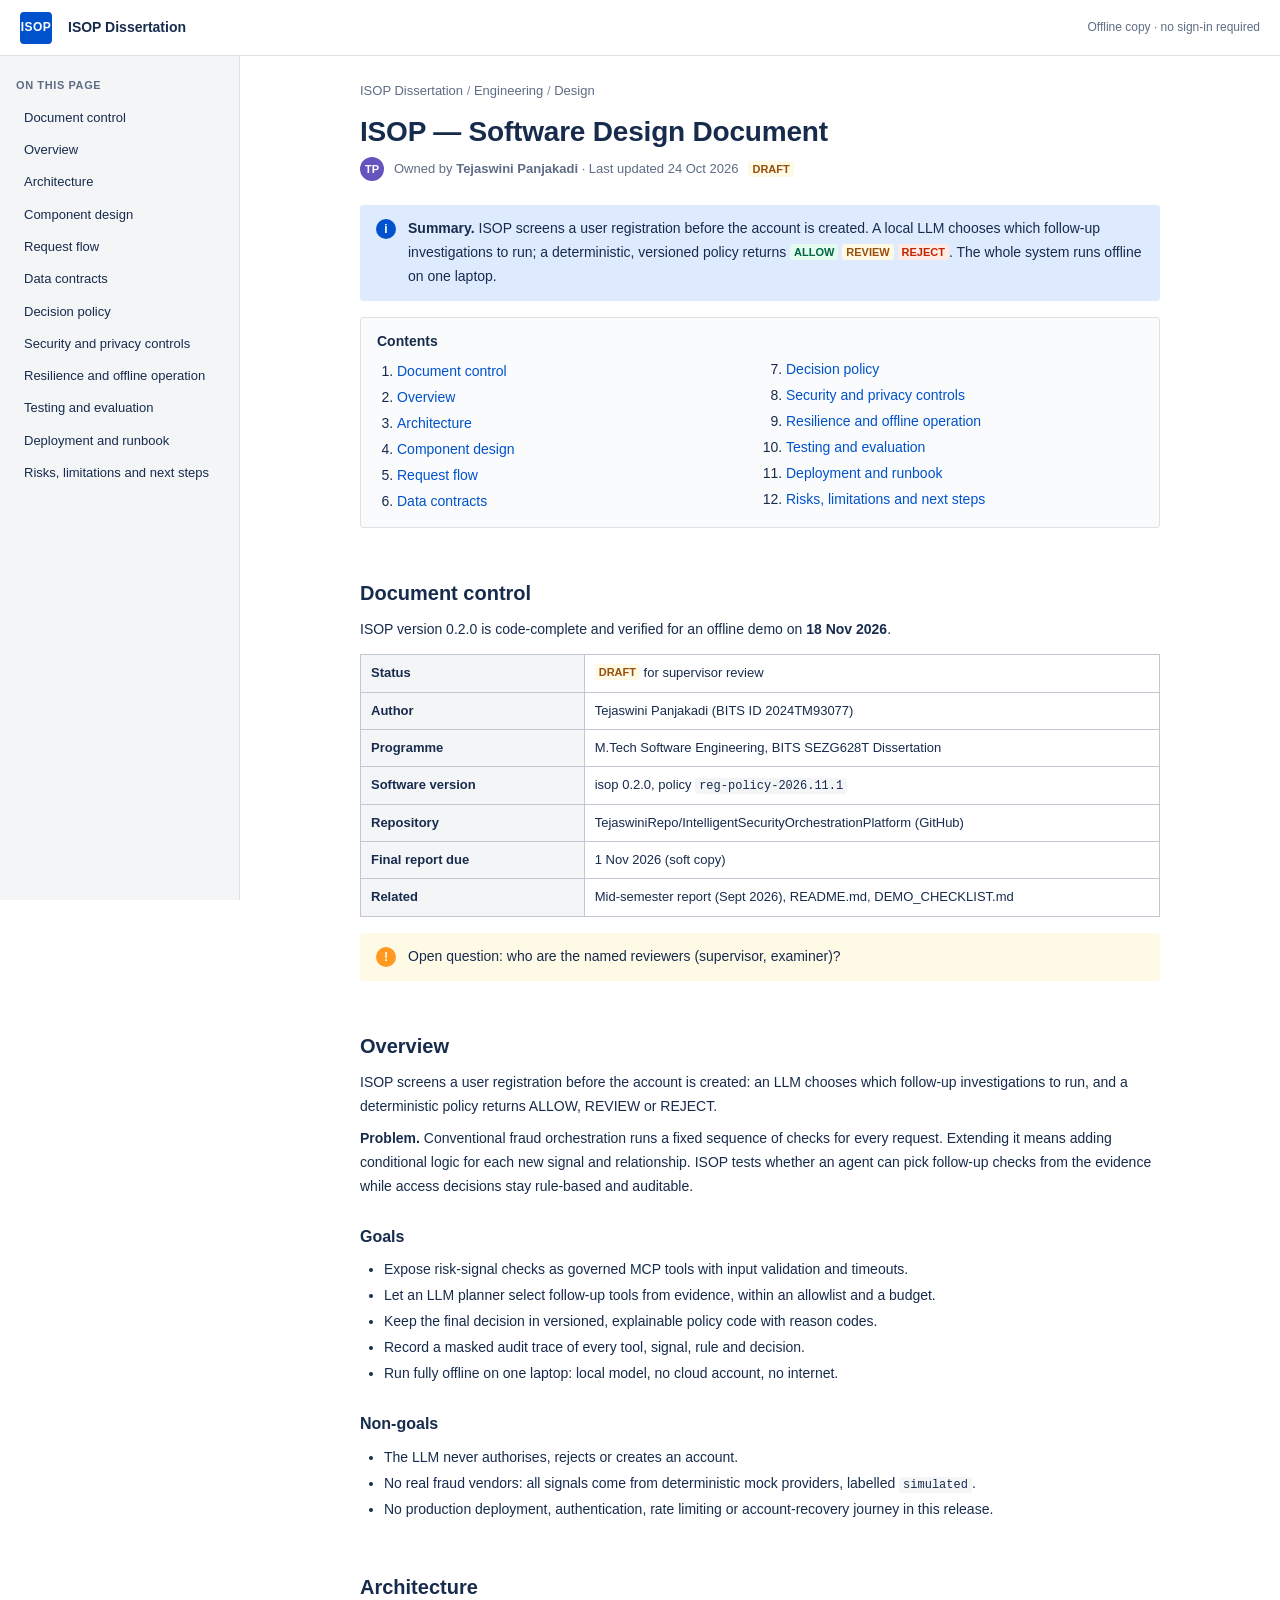
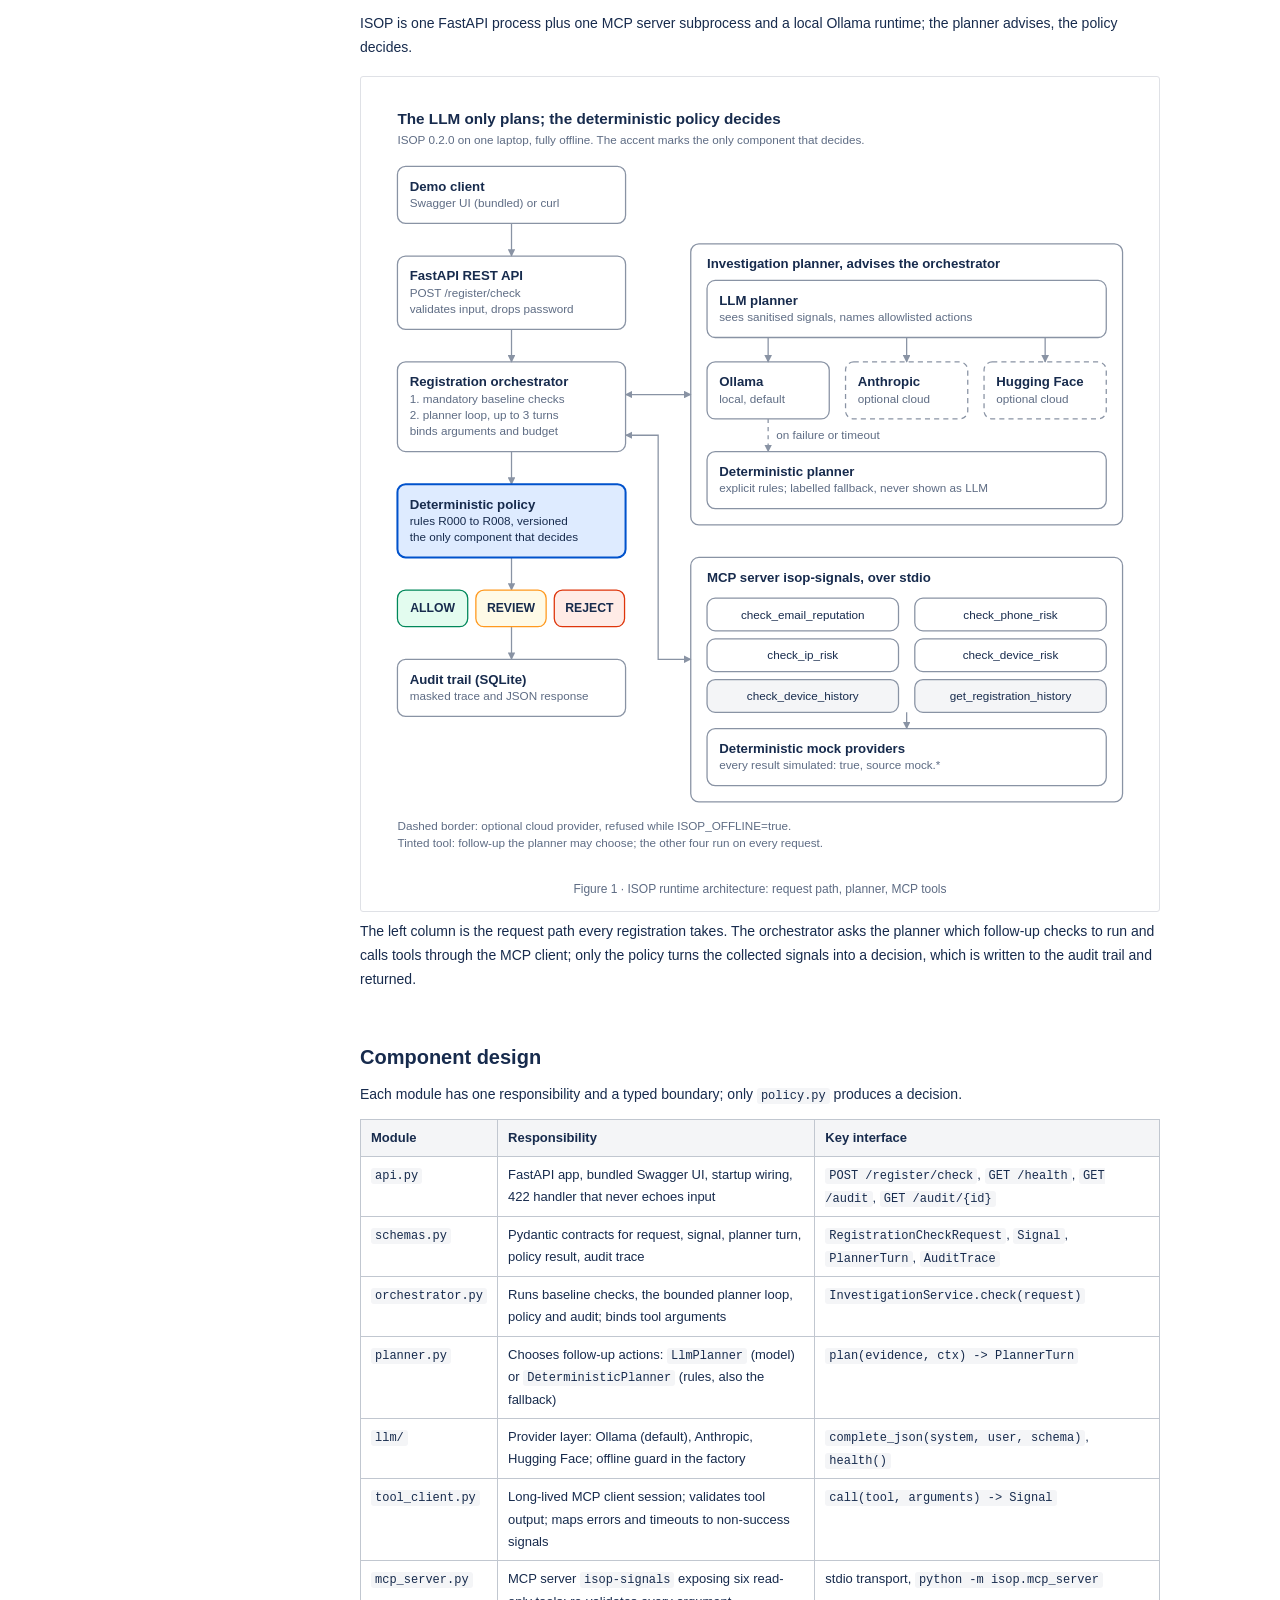
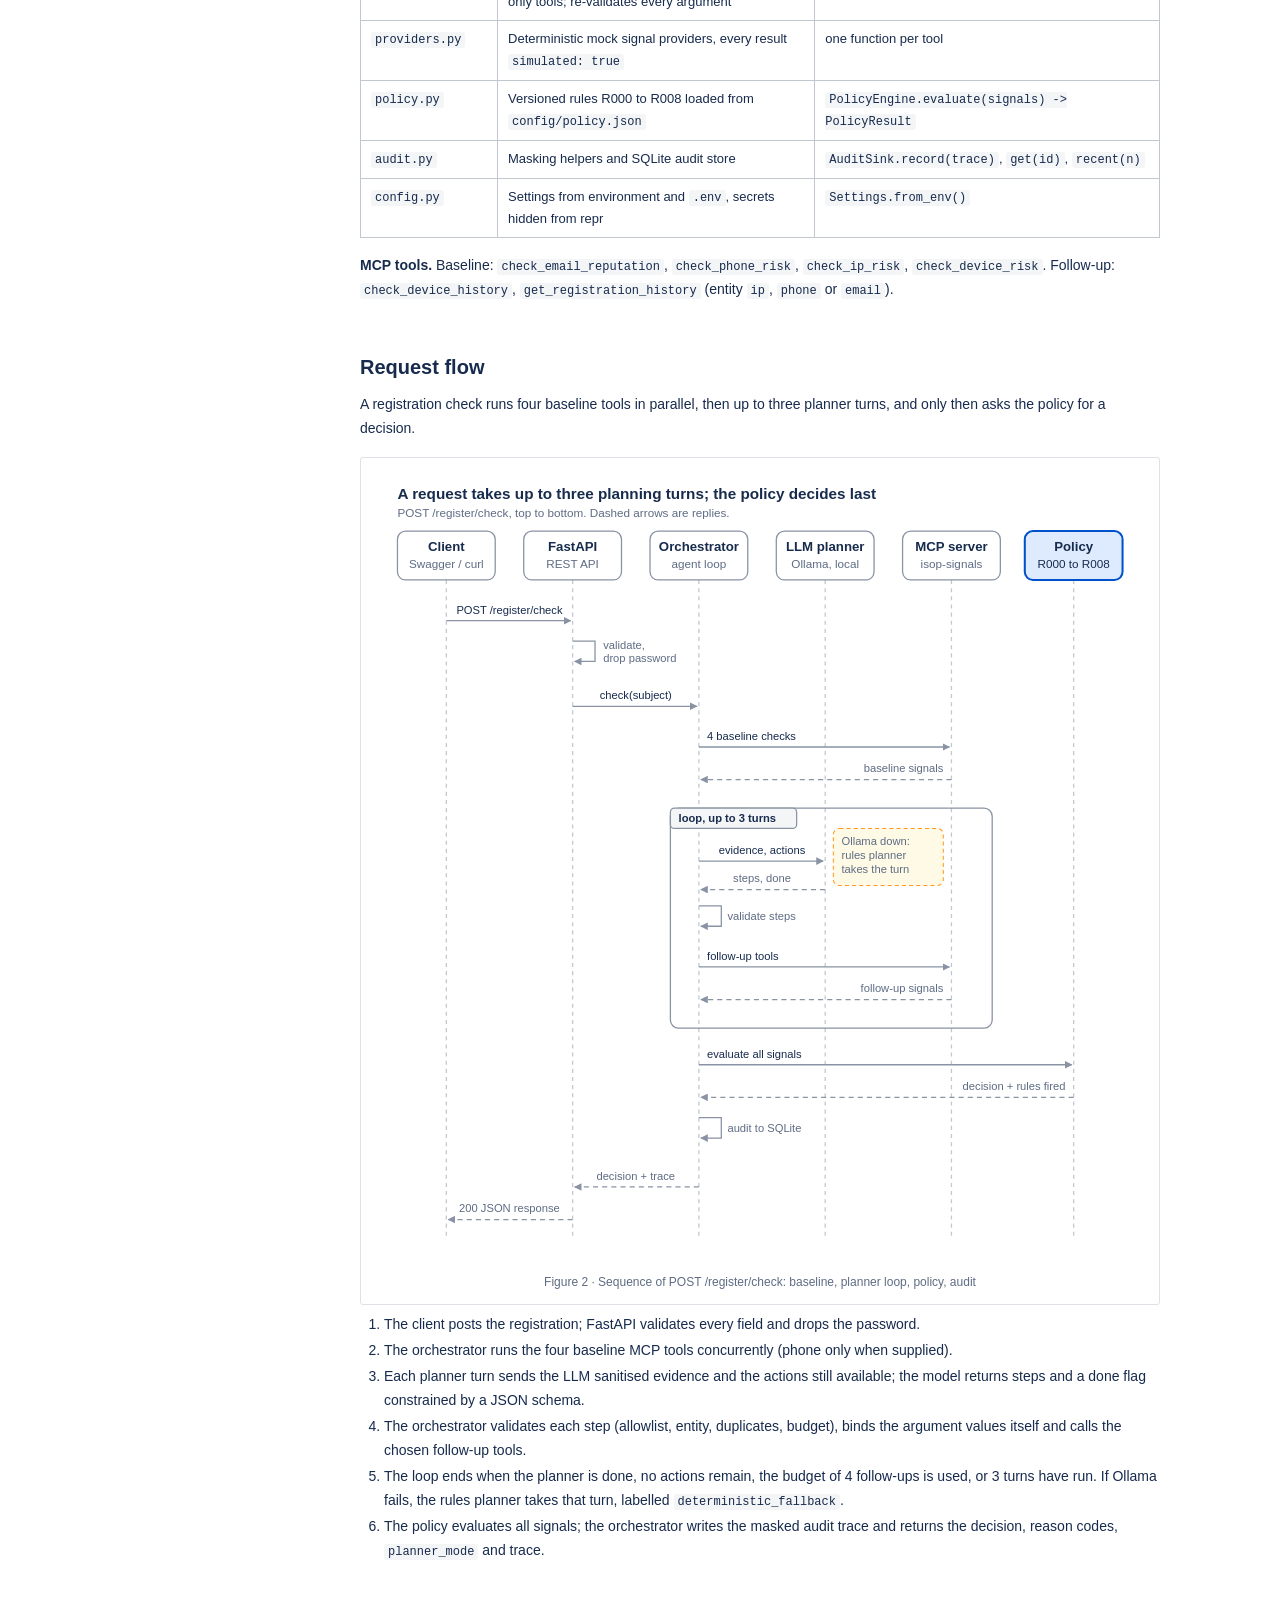
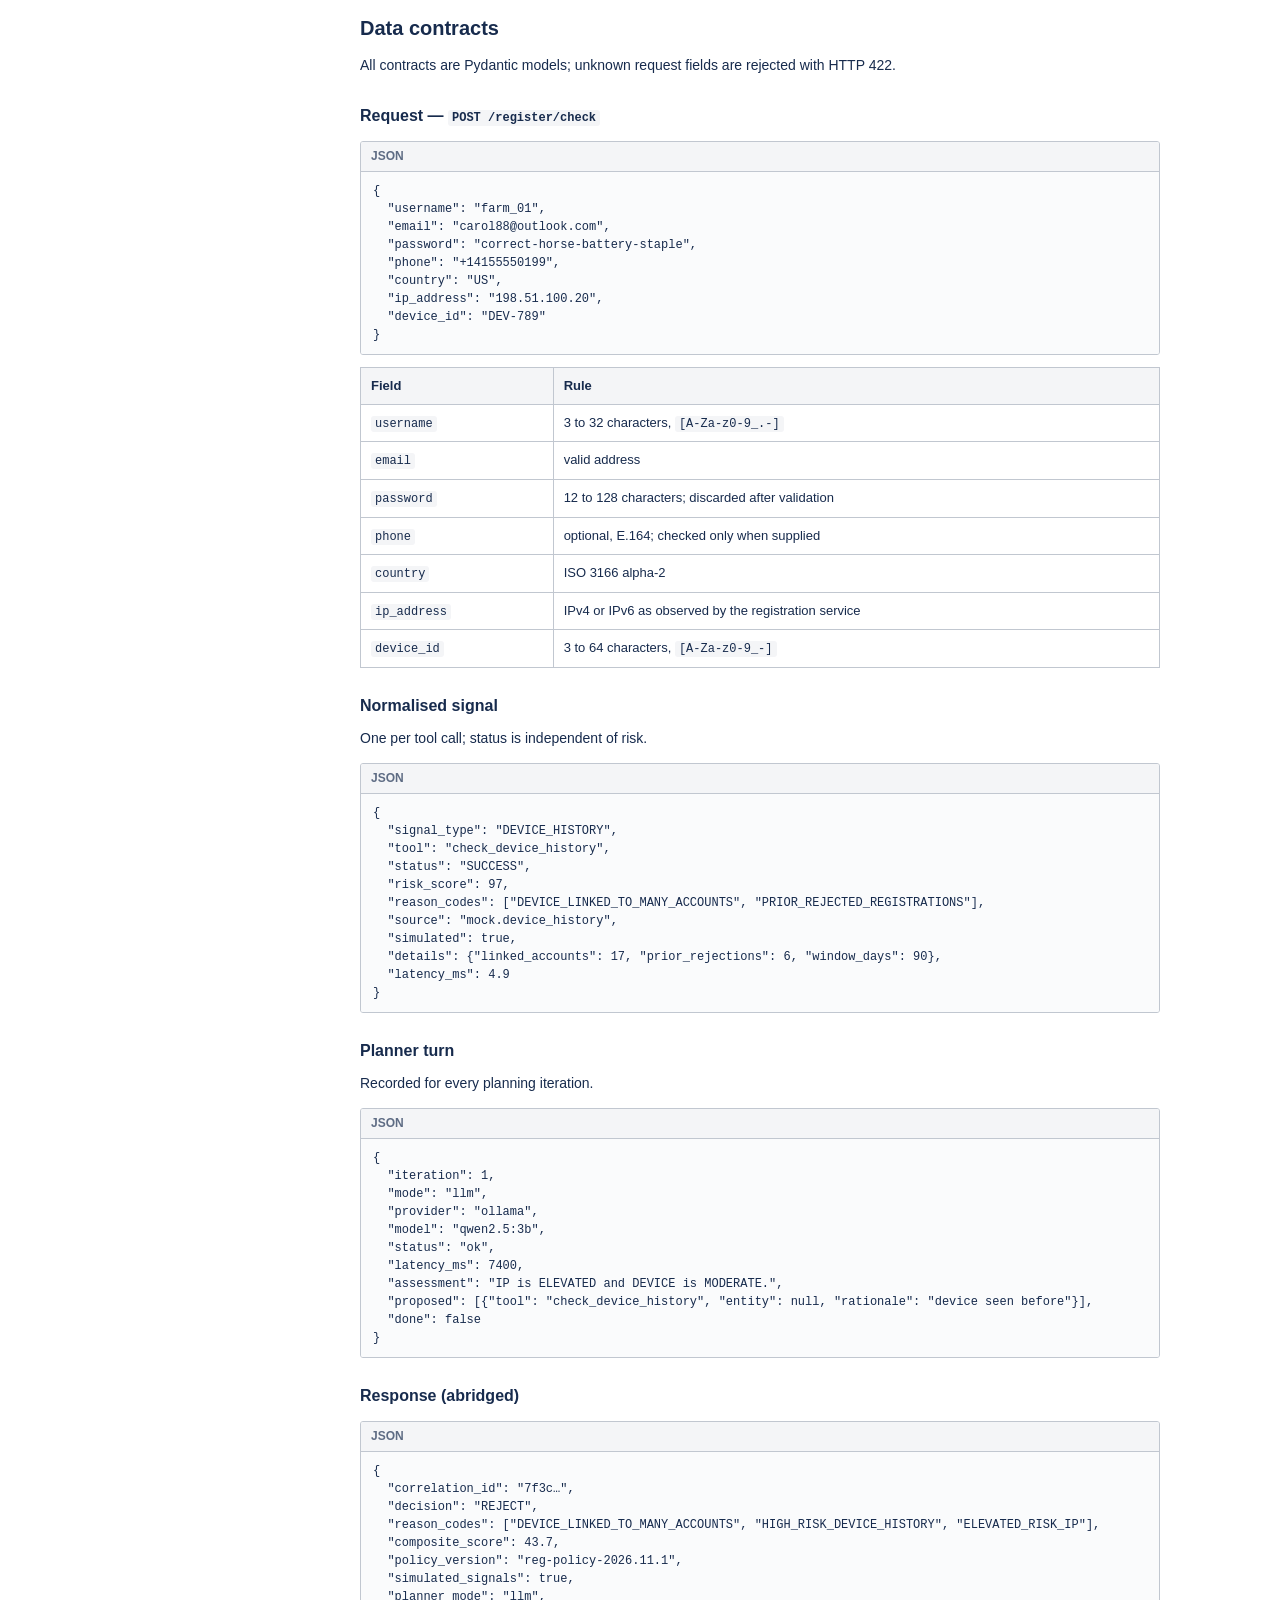
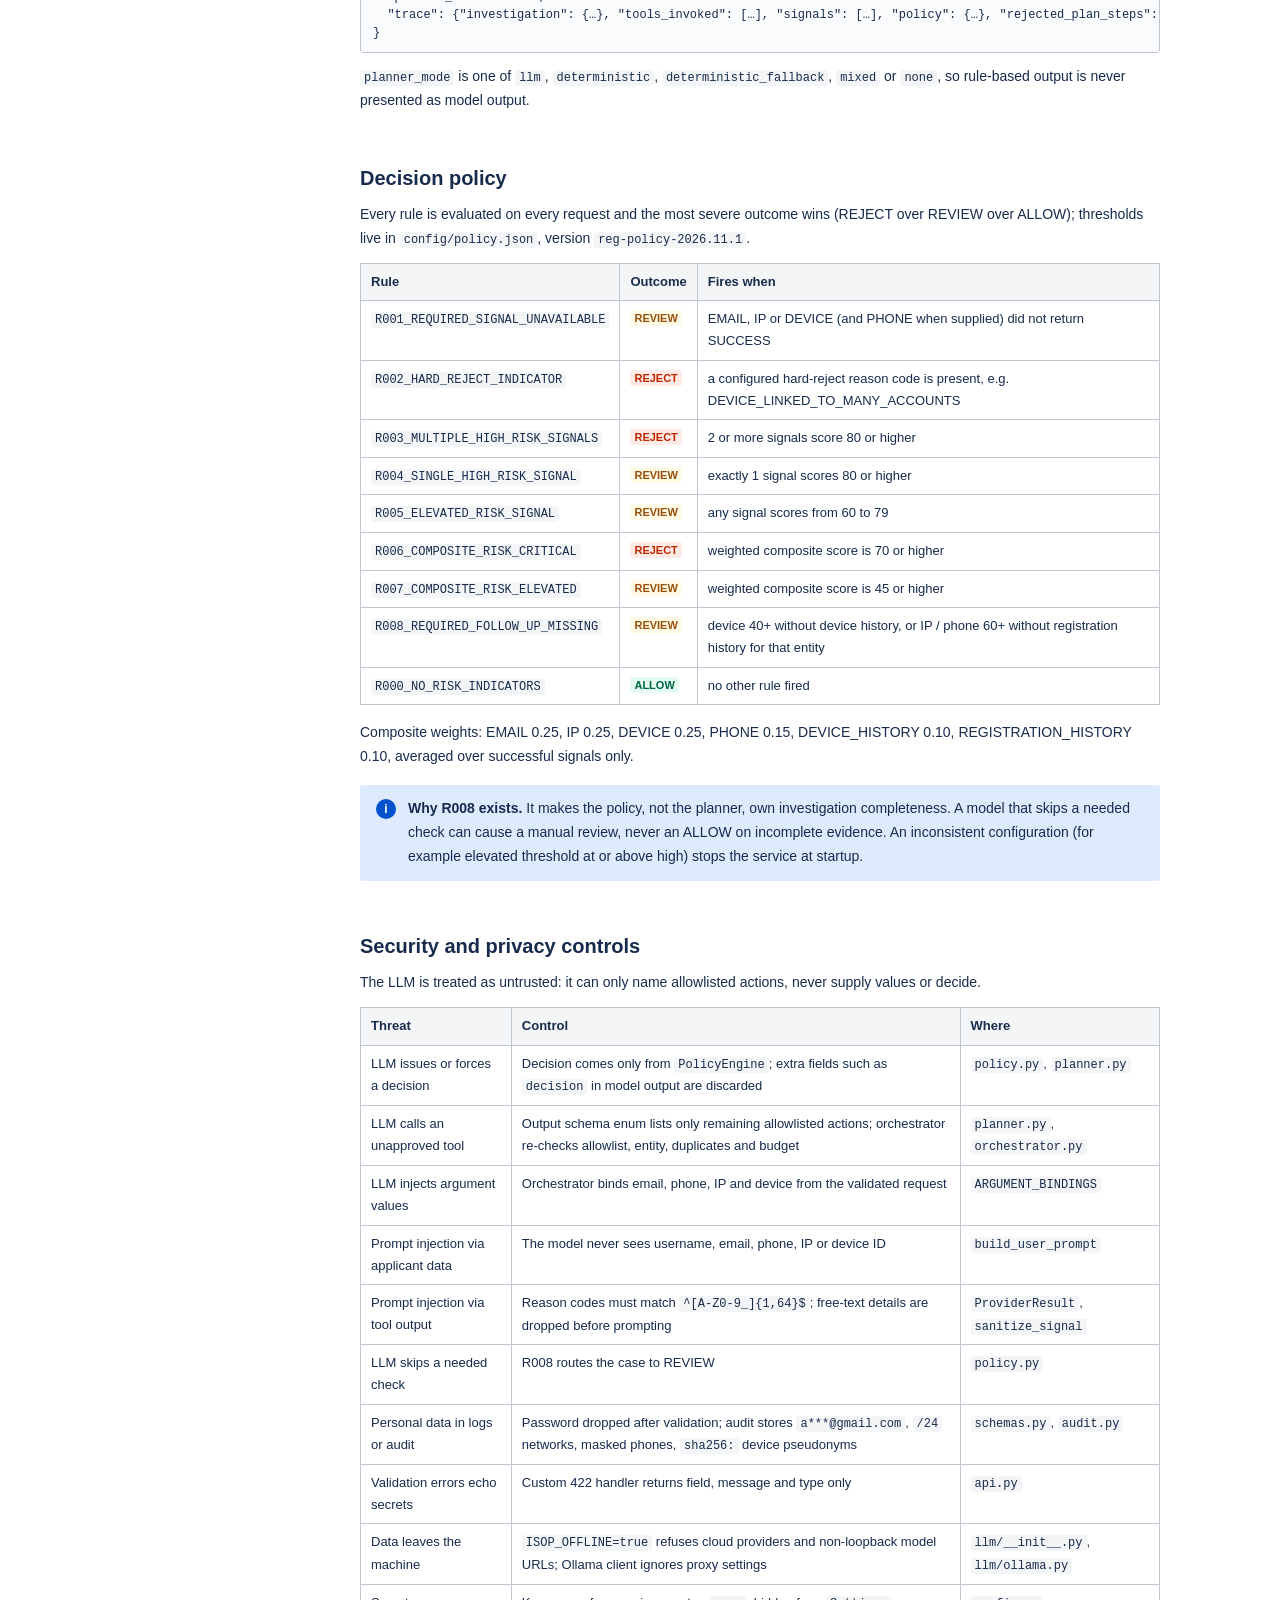
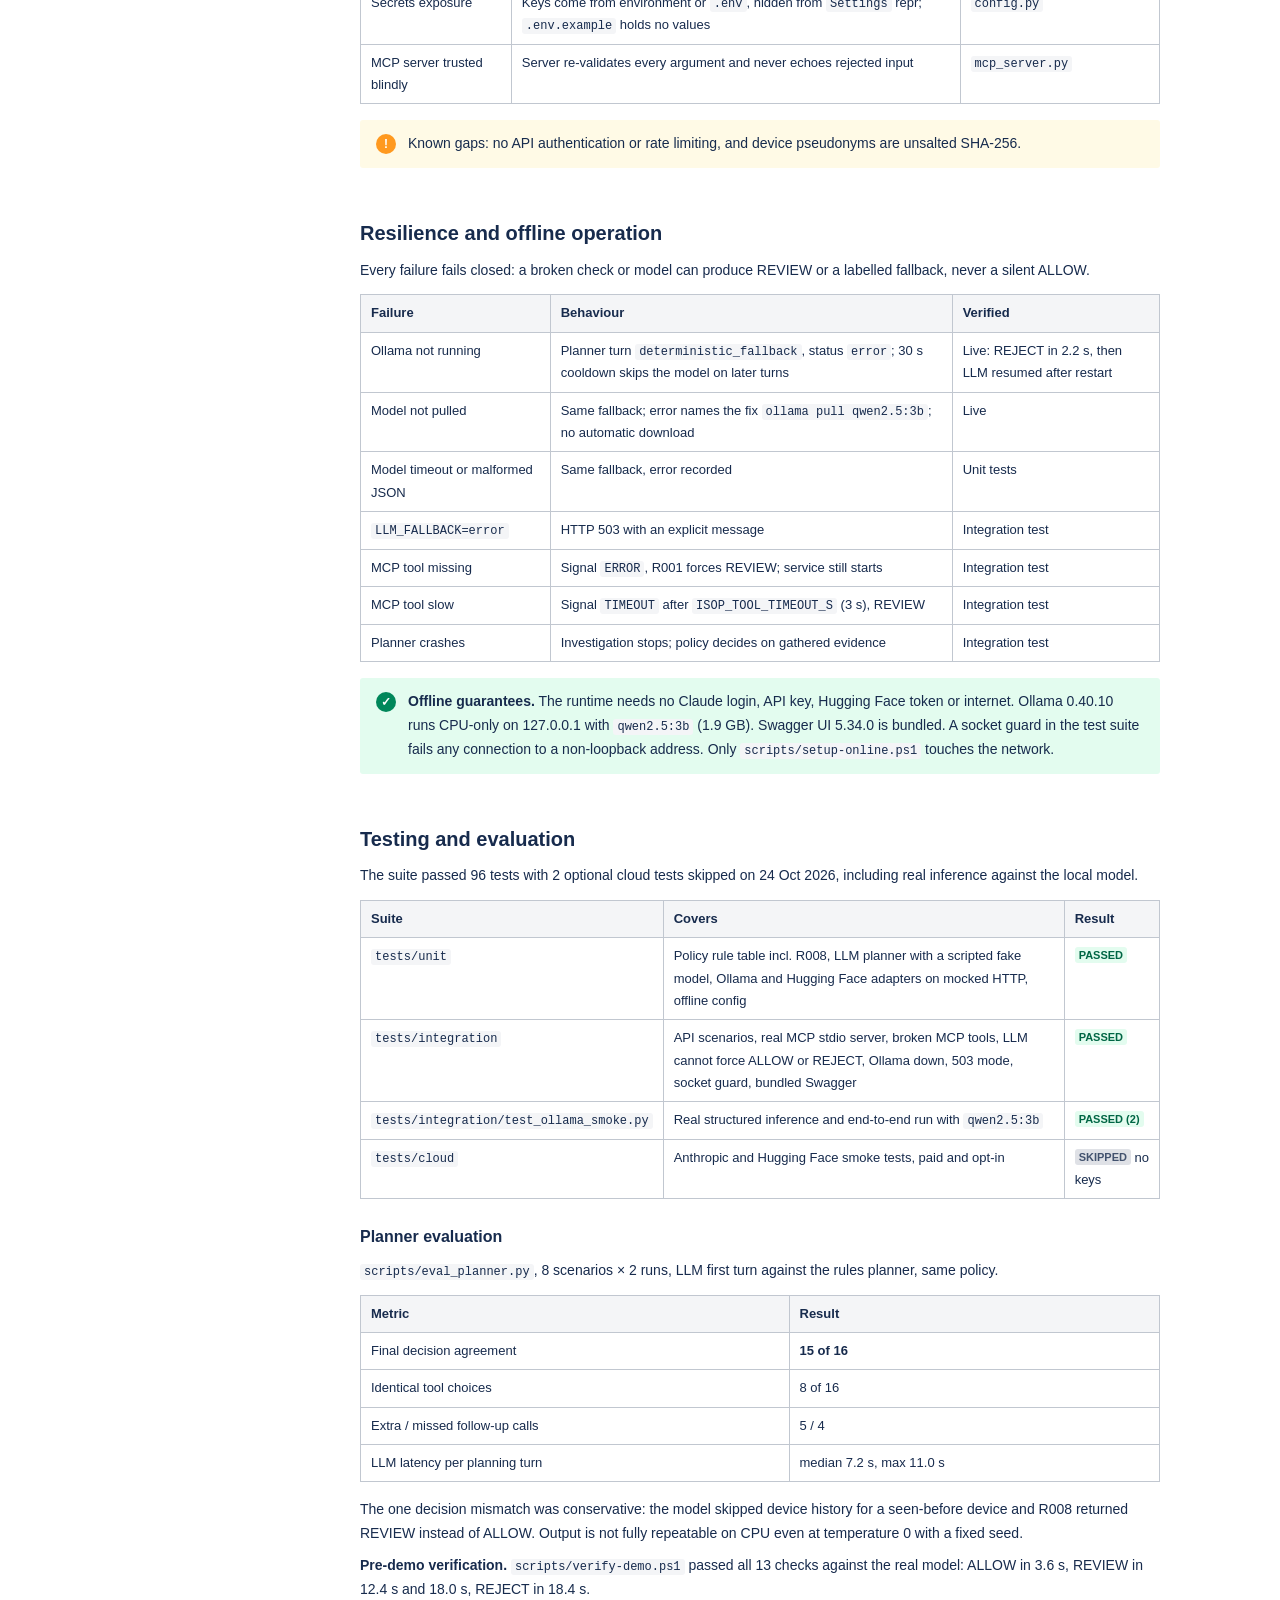
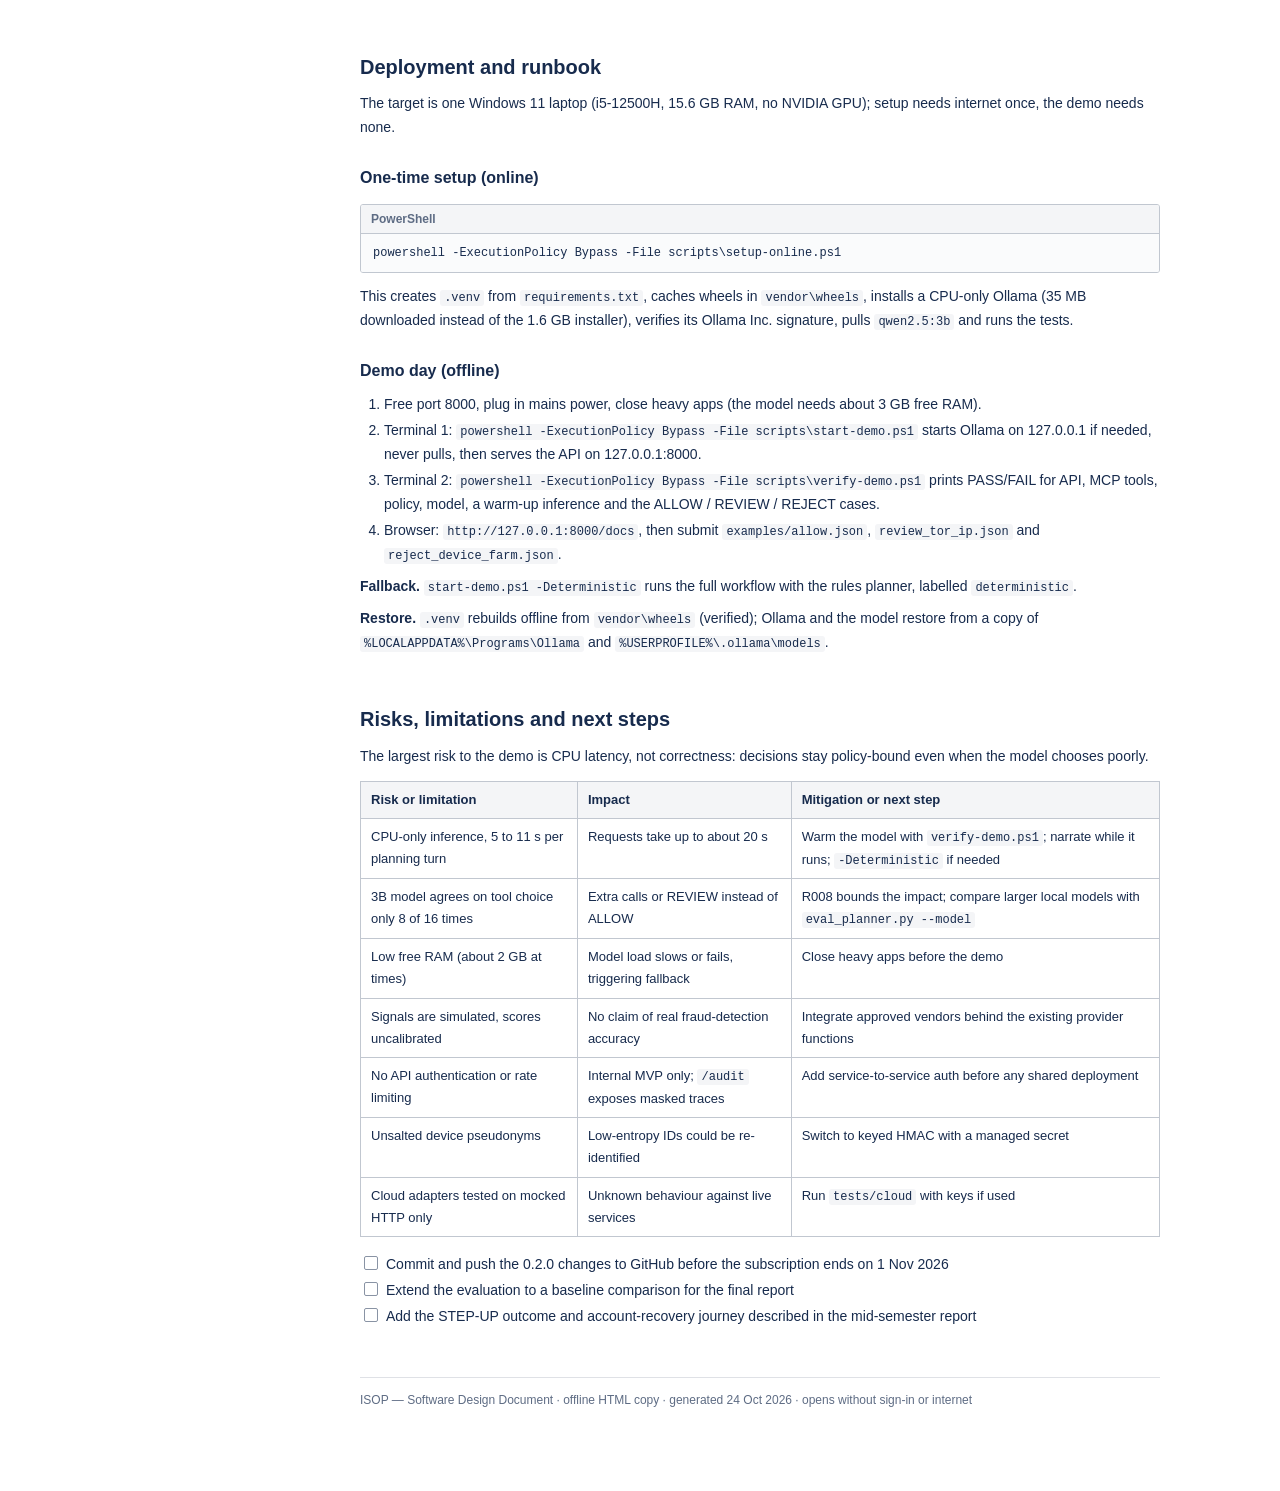
<file: docs/ISOP-Design-Document.html>
<!doctype html>
<html lang="en">
<head>
<meta charset="utf-8">
<meta name="viewport" content="width=device-width, initial-scale=1">
<title>ISOP — Software Design Document</title>
<style>
  :root {
    --ink: #172B4D; --quiet: #5E6C84; --line: #DFE1E6; --edge: #8993A4; --bg: #FFFFFF; --panel: #F4F5F7;
    --blue: #0052CC; --blue-bg: #DEEBFF; --green: #006644; --green-bg: #E3FCEF; --yellow: #974F0C; --yellow-bg: #FFFAE6;
    --red: #BF2600; --red-bg: #FFEBE6; --link: #0052CC;
  }
  * { box-sizing: border-box; }
  html, body { margin: 0; background: var(--bg); color: var(--ink);
    font: 14px/1.714 -apple-system, BlinkMacSystemFont, "Segoe UI", Roboto, "Helvetica Neue", Arial, sans-serif; }
  a { color: var(--link); text-decoration: none; } a:hover { text-decoration: underline; }
  code { font-family: SFMono-Regular, Consolas, "Liberation Mono", Menlo, monospace; font-size: 12px;
    background: var(--panel); border-radius: 3px; padding: 1px 4px; }

  /* top bar */
  .topbar { position: sticky; top: 0; z-index: 5; height: 56px; display: flex; align-items: center; gap: 16px;
    padding: 0 20px; background: #fff; border-bottom: 1px solid var(--line); }
  .logo { width: 32px; height: 32px; border-radius: 4px; background: var(--blue); color: #fff; display: grid;
    place-items: center; font-weight: 700; font-size: 12px; letter-spacing: .5px; }
  .space-name { font-weight: 600; }
  .topbar .spacer { flex: 1; }
  .topbar .meta { color: var(--quiet); font-size: 12px; }

  /* layout */
  .layout { display: grid; grid-template-columns: 240px minmax(0, 1fr); min-height: calc(100vh - 56px); }
  .sidebar { background: var(--panel); border-right: 1px solid var(--line); padding: 20px 16px; position: sticky;
    top: 56px; height: calc(100vh - 56px); overflow: auto; }
  .sidebar h4 { margin: 0 0 8px; font-size: 11px; text-transform: uppercase; letter-spacing: .6px; color: var(--quiet); }
  .sidebar ol { list-style: none; margin: 0; padding: 0; }
  .sidebar li a { display: block; padding: 4px 8px; border-radius: 3px; color: var(--ink); font-size: 13px; }
  .sidebar li a:hover { background: #EBECF0; text-decoration: none; }
  .main { padding: 24px 40px 80px; }
  .page { max-width: 800px; margin: 0 auto; }

  /* page header */
  .breadcrumbs { font-size: 13px; color: var(--quiet); margin-bottom: 12px; }
  .breadcrumbs span + span::before { content: " / "; color: var(--edge); }
  h1.title { font-size: 28px; line-height: 1.25; font-weight: 600; margin: 0 0 8px; letter-spacing: -.2px; }
  .byline { display: flex; align-items: center; gap: 10px; color: var(--quiet); font-size: 13px; margin-bottom: 24px; }
  .avatar { width: 24px; height: 24px; border-radius: 50%; background: #6554C0; color: #fff; display: grid;
    place-items: center; font-size: 11px; font-weight: 600; }

  /* content */
  h2 { font-size: 20px; font-weight: 600; margin: 40px 0 8px; padding-top: 8px; scroll-margin-top: 72px; }
  h3 { font-size: 16px; font-weight: 600; margin: 24px 0 4px; }
  p { margin: 8px 0; }
  ul, ol.steps { margin: 8px 0; padding-left: 24px; } li { margin: 2px 0; }
  table { width: 100%; border-collapse: collapse; margin: 12px 0 16px; font-size: 13px; }
  th, td { border: 1px solid #C1C7D0; padding: 7px 10px; text-align: left; vertical-align: top; }
  th { background: var(--panel); font-weight: 600; }
  table.props th { width: 28%; }
  .lozenge { display: inline-block; padding: 0 4px; border-radius: 3px; font-size: 11px; font-weight: 700;
    line-height: 16px; text-transform: uppercase; vertical-align: 1px; }
  .lz-blue { background: var(--blue-bg); color: #0747A6; } .lz-green { background: var(--green-bg); color: var(--green); }
  .lz-yellow { background: var(--yellow-bg); color: var(--yellow); } .lz-red { background: var(--red-bg); color: var(--red); }
  .lz-grey { background: #DFE1E6; color: #42526E; }

  .panel { display: flex; gap: 12px; padding: 12px 16px; border-radius: 3px; margin: 16px 0; }
  .panel .icon { flex: none; width: 20px; height: 20px; border-radius: 50%; color: #fff; display: grid;
    place-items: center; font-size: 12px; font-weight: 700; margin-top: 2px; }
  .panel-info { background: var(--blue-bg); } .panel-info .icon { background: var(--blue); }
  .panel-note { background: var(--yellow-bg); } .panel-note .icon { background: #FF991F; }
  .panel-success { background: var(--green-bg); } .panel-success .icon { background: #00875A; }
  .panel p { margin: 0; }

  .toc { border: 1px solid var(--line); border-radius: 3px; padding: 12px 16px; margin: 16px 0 8px; background: #FAFBFC; }
  .toc strong { display: block; margin-bottom: 4px; }
  .toc ol { margin: 0; padding-left: 20px; columns: 2; column-gap: 32px; }

  figure { margin: 16px 0 8px; border: 1px solid var(--line); border-radius: 3px; padding: 12px; background: #fff; }
  figure svg { width: 100%; height: auto; display: block;
    font-family: -apple-system, BlinkMacSystemFont, "Segoe UI", Roboto, "Helvetica Neue", Arial, sans-serif; }
  figcaption { color: var(--quiet); font-size: 12px; text-align: center; margin-top: 8px; }

  .code { border: 1px solid #C1C7D0; border-radius: 3px; margin: 12px 0; overflow: hidden; }
  .code .hdr { background: var(--panel); border-bottom: 1px solid #C1C7D0; padding: 4px 10px; font-size: 12px;
    color: var(--quiet); font-weight: 600; }
  .code pre { margin: 0; padding: 10px 12px; overflow: auto; font: 12px/1.5 SFMono-Regular, Consolas, Menlo, monospace;
    background: #FAFBFC; }
  .tasks { list-style: none; padding-left: 4px; }
  .tasks li::before { content: ""; display: inline-block; width: 12px; height: 12px; border: 1.5px solid var(--edge);
    border-radius: 2px; margin-right: 8px; vertical-align: -1px; }
  .footer { margin-top: 48px; padding-top: 12px; border-top: 1px solid var(--line); color: var(--quiet); font-size: 12px; }

  @media (max-width: 900px) { .layout { grid-template-columns: 1fr; } .sidebar { display: none; } .main { padding: 16px; }
    .toc ol { columns: 1; } }
  @media print { .topbar, .sidebar { display: none; } .layout { display: block; } .main { padding: 0; }
    figure, table, .code { break-inside: avoid; } }
</style>
</head>
<body>

<header class="topbar">
  <div class="logo">ISOP</div>
  <div class="space-name">ISOP Dissertation</div>
  <div class="spacer"></div>
  <div class="meta">Offline copy · no sign-in required</div>
</header>

<div class="layout">
  <nav class="sidebar" aria-label="On this page">
    <h4>On this page</h4>
    <ol>
      <li><a href="#document-control">Document control</a></li>
      <li><a href="#overview">Overview</a></li>
      <li><a href="#architecture">Architecture</a></li>
      <li><a href="#component-design">Component design</a></li>
      <li><a href="#request-flow">Request flow</a></li>
      <li><a href="#data-contracts">Data contracts</a></li>
      <li><a href="#decision-policy">Decision policy</a></li>
      <li><a href="#security">Security and privacy controls</a></li>
      <li><a href="#resilience">Resilience and offline operation</a></li>
      <li><a href="#testing">Testing and evaluation</a></li>
      <li><a href="#runbook">Deployment and runbook</a></li>
      <li><a href="#risks">Risks, limitations and next steps</a></li>
    </ol>
  </nav>

  <main class="main">
    <article class="page">
      <div class="breadcrumbs"><span>ISOP Dissertation</span><span>Engineering</span><span>Design</span></div>
      <h1 class="title">ISOP — Software Design Document</h1>
      <div class="byline">
        <div class="avatar">TP</div>
        <span>Owned by <strong>Tejaswini Panjakadi</strong> · Last updated 24 Oct 2026</span>
        <span class="lozenge lz-yellow">Draft</span>
      </div>

      <div class="panel panel-info"><div class="icon">i</div>
        <p><strong>Summary.</strong> ISOP screens a user registration before the account is created. A local LLM chooses
        which follow-up investigations to run; a deterministic, versioned policy returns
        <span class="lozenge lz-green">Allow</span> <span class="lozenge lz-yellow">Review</span>
        <span class="lozenge lz-red">Reject</span>. The whole system runs offline on one laptop.</p></div>

      <div class="toc"><strong>Contents</strong>
        <ol>
          <li><a href="#document-control">Document control</a></li>
          <li><a href="#overview">Overview</a></li>
          <li><a href="#architecture">Architecture</a></li>
          <li><a href="#component-design">Component design</a></li>
          <li><a href="#request-flow">Request flow</a></li>
          <li><a href="#data-contracts">Data contracts</a></li>
          <li><a href="#decision-policy">Decision policy</a></li>
          <li><a href="#security">Security and privacy controls</a></li>
          <li><a href="#resilience">Resilience and offline operation</a></li>
          <li><a href="#testing">Testing and evaluation</a></li>
          <li><a href="#runbook">Deployment and runbook</a></li>
          <li><a href="#risks">Risks, limitations and next steps</a></li>
        </ol>
      </div>

      <!-- ================================================================== -->
      <h2 id="document-control">Document control</h2>
      <p>ISOP version 0.2.0 is code-complete and verified for an offline demo on <strong>18 Nov 2026</strong>.</p>
      <table class="props">
        <tr><th>Status</th><td><span class="lozenge lz-yellow">Draft</span> for supervisor review</td></tr>
        <tr><th>Author</th><td>Tejaswini Panjakadi (BITS ID 2024TM93077)</td></tr>
        <tr><th>Programme</th><td>M.Tech Software Engineering, BITS SEZG628T Dissertation</td></tr>
        <tr><th>Software version</th><td>isop 0.2.0, policy <code>reg-policy-2026.11.1</code></td></tr>
        <tr><th>Repository</th><td>TejaswiniRepo/IntelligentSecurityOrchestrationPlatform (GitHub)</td></tr>
        <tr><th>Final report due</th><td>1 Nov 2026 (soft copy)</td></tr>
        <tr><th>Related</th><td>Mid-semester report (Sept 2026), README.md, DEMO_CHECKLIST.md</td></tr>
      </table>
      <div class="panel panel-note"><div class="icon">!</div><p>Open question: who are the named reviewers (supervisor, examiner)?</p></div>

      <!-- ================================================================== -->
      <h2 id="overview">Overview</h2>
      <p>ISOP screens a user registration before the account is created: an LLM chooses which follow-up investigations
      to run, and a deterministic policy returns ALLOW, REVIEW or REJECT.</p>
      <p><strong>Problem.</strong> Conventional fraud orchestration runs a fixed sequence of checks for every request.
      Extending it means adding conditional logic for each new signal and relationship. ISOP tests whether an agent can
      pick follow-up checks from the evidence while access decisions stay rule-based and auditable.</p>
      <h3>Goals</h3>
      <ul>
        <li>Expose risk-signal checks as governed MCP tools with input validation and timeouts.</li>
        <li>Let an LLM planner select follow-up tools from evidence, within an allowlist and a budget.</li>
        <li>Keep the final decision in versioned, explainable policy code with reason codes.</li>
        <li>Record a masked audit trace of every tool, signal, rule and decision.</li>
        <li>Run fully offline on one laptop: local model, no cloud account, no internet.</li>
      </ul>
      <h3>Non-goals</h3>
      <ul>
        <li>The LLM never authorises, rejects or creates an account.</li>
        <li>No real fraud vendors: all signals come from deterministic mock providers, labelled <code>simulated</code>.</li>
        <li>No production deployment, authentication, rate limiting or account-recovery journey in this release.</li>
      </ul>

      <!-- ================================================================== -->
      <h2 id="architecture">Architecture</h2>
      <p>ISOP is one FastAPI process plus one MCP server subprocess and a local Ollama runtime; the planner advises, the
      policy decides.</p>
      <figure>
<svg viewBox="0 0 760 768" role="img" aria-label="The LLM only plans; the deterministic policy decides" font-size="13">
  <defs><marker id="arch-arrow" viewBox="0 0 10 10" refX="9" refY="5" markerWidth="6" markerHeight="6" orient="auto-start-reverse"><path d="M0 0L10 5L0 10z" fill="#8993A4"/></marker></defs>
  <text x="24" y="34" font-size="15" font-weight="600" fill="#172B4D">The LLM only plans; the deterministic policy decides</text>
  <text x="24" y="54" font-size="11.5" fill="#5E6C84">ISOP 0.2.0 on one laptop, fully offline. The accent marks the only component that decides.</text>
  <g fill="none" stroke="#8993A4" stroke-width="1.25">
    <path d="M136 132V164" marker-end="url(#arch-arrow)"/>
    <path d="M136 236V268" marker-end="url(#arch-arrow)"/>
    <path d="M136 356V388" marker-end="url(#arch-arrow)"/>
    <path d="M136 460V492" marker-end="url(#arch-arrow)"/>
    <path d="M136 528V560" marker-end="url(#arch-arrow)"/>
    <path d="M248 300H312" marker-start="url(#arch-arrow)" marker-end="url(#arch-arrow)"/>
    <path d="M248 340H280V560H312" marker-start="url(#arch-arrow)" marker-end="url(#arch-arrow)"/>
    <path d="M388 244V268" marker-end="url(#arch-arrow)"/>
    <path d="M524 244V268" marker-end="url(#arch-arrow)"/>
    <path d="M660 244V268" marker-end="url(#arch-arrow)"/>
    <path d="M388 324V356" stroke-dasharray="4 4" marker-end="url(#arch-arrow)"/>
    <path d="M524 612V628" marker-end="url(#arch-arrow)"/>
  </g>
  <g fill="none" stroke="#8993A4" stroke-width="1.25">
    <rect x="24" y="76" width="224" height="56" rx="8"/>
    <rect x="24" y="164" width="224" height="72" rx="8"/>
    <rect x="24" y="268" width="224" height="88" rx="8"/>
    <rect x="24" y="560" width="224" height="56" rx="8"/>
    <rect x="312" y="152" width="424" height="276" rx="8"/>
    <rect x="328" y="188" width="392" height="56" rx="8"/>
    <rect x="328" y="268" width="120" height="56" rx="8"/>
    <rect x="464" y="268" width="120" height="56" rx="8" stroke-dasharray="5 4"/>
    <rect x="600" y="268" width="120" height="56" rx="8" stroke-dasharray="5 4"/>
    <rect x="328" y="356" width="392" height="56" rx="8"/>
    <rect x="312" y="460" width="424" height="240" rx="8"/>
    <rect x="328" y="500" width="188" height="32" rx="8"/>
    <rect x="532" y="500" width="188" height="32" rx="8"/>
    <rect x="328" y="540" width="188" height="32" rx="8"/>
    <rect x="532" y="540" width="188" height="32" rx="8"/>
    <rect x="328" y="580" width="188" height="32" rx="8" fill="#F4F5F7"/>
    <rect x="532" y="580" width="188" height="32" rx="8" fill="#F4F5F7"/>
    <rect x="328" y="628" width="392" height="56" rx="8"/>
  </g>
  <rect x="24" y="388" width="224" height="72" rx="8" fill="#DEEBFF" stroke="#0052CC" stroke-width="2"/>
  <rect x="24" y="492" width="69" height="36" rx="8" fill="#E3FCEF" stroke="#00875A" stroke-width="1.25"/>
  <rect x="101" y="492" width="69" height="36" rx="8" fill="#FFFAE6" stroke="#FF991F" stroke-width="1.25"/>
  <rect x="178" y="492" width="69" height="36" rx="8" fill="#FFEBE6" stroke="#DE350B" stroke-width="1.25"/>

  <text x="36" y="100" font-weight="600" fill="#172B4D">Demo client</text>
  <text x="36" y="116" font-size="11.5" fill="#5E6C84">Swagger UI (bundled) or curl</text>
  <text x="36" y="188" font-weight="600" fill="#172B4D">FastAPI REST API</text>
  <text x="36" y="204" font-size="11.5" fill="#5E6C84">POST /register/check</text>
  <text x="36" y="220" font-size="11.5" fill="#5E6C84">validates input, drops password</text>
  <text x="36" y="292" font-weight="600" fill="#172B4D">Registration orchestrator</text>
  <text x="36" y="308" font-size="11.5" fill="#5E6C84">1. mandatory baseline checks</text>
  <text x="36" y="324" font-size="11.5" fill="#5E6C84">2. planner loop, up to 3 turns</text>
  <text x="36" y="340" font-size="11.5" fill="#5E6C84">binds arguments and budget</text>
  <text x="36" y="412" font-weight="600" fill="#172B4D">Deterministic policy</text>
  <text x="36" y="428" font-size="11.5" fill="#172B4D">rules R000 to R008, versioned</text>
  <text x="36" y="444" font-size="11.5" fill="#172B4D">the only component that decides</text>
  <text x="58.5" y="514" text-anchor="middle" font-size="12" font-weight="600" fill="#172B4D">ALLOW</text>
  <text x="135.5" y="514" text-anchor="middle" font-size="12" font-weight="600" fill="#172B4D">REVIEW</text>
  <text x="212.5" y="514" text-anchor="middle" font-size="12" font-weight="600" fill="#172B4D">REJECT</text>
  <text x="36" y="584" font-weight="600" fill="#172B4D">Audit trail (SQLite)</text>
  <text x="36" y="600" font-size="11.5" fill="#5E6C84">masked trace and JSON response</text>

  <text x="328" y="176" font-weight="600" fill="#172B4D">Investigation planner, advises the orchestrator</text>
  <text x="340" y="212" font-weight="600" fill="#172B4D">LLM planner</text>
  <text x="340" y="228" font-size="11.5" fill="#5E6C84">sees sanitised signals, names allowlisted actions</text>
  <text x="340" y="292" font-weight="600" fill="#172B4D">Ollama</text>
  <text x="340" y="308" font-size="11.5" fill="#5E6C84">local, default</text>
  <text x="476" y="292" font-weight="600" fill="#172B4D">Anthropic</text>
  <text x="476" y="308" font-size="11.5" fill="#5E6C84">optional cloud</text>
  <text x="612" y="292" font-weight="600" fill="#172B4D">Hugging Face</text>
  <text x="612" y="308" font-size="11.5" fill="#5E6C84">optional cloud</text>
  <text x="396" y="344" font-size="11.5" fill="#5E6C84">on failure or timeout</text>
  <text x="340" y="380" font-weight="600" fill="#172B4D">Deterministic planner</text>
  <text x="340" y="396" font-size="11.5" fill="#5E6C84">explicit rules; labelled fallback, never shown as LLM</text>

  <text x="328" y="484" font-weight="600" fill="#172B4D">MCP server isop-signals, over stdio</text>
  <text x="422" y="520" text-anchor="middle" font-size="11.5" fill="#172B4D">check_email_reputation</text>
  <text x="626" y="520" text-anchor="middle" font-size="11.5" fill="#172B4D">check_phone_risk</text>
  <text x="422" y="560" text-anchor="middle" font-size="11.5" fill="#172B4D">check_ip_risk</text>
  <text x="626" y="560" text-anchor="middle" font-size="11.5" fill="#172B4D">check_device_risk</text>
  <text x="422" y="600" text-anchor="middle" font-size="11.5" fill="#172B4D">check_device_history</text>
  <text x="626" y="600" text-anchor="middle" font-size="11.5" fill="#172B4D">get_registration_history</text>
  <text x="340" y="652" font-weight="600" fill="#172B4D">Deterministic mock providers</text>
  <text x="340" y="668" font-size="11.5" fill="#5E6C84">every result simulated: true, source mock.*</text>

  <text x="24" y="728" font-size="11.5" fill="#5E6C84">Dashed border: optional cloud provider, refused while ISOP_OFFLINE=true.</text>
  <text x="24" y="744" font-size="11.5" fill="#5E6C84">Tinted tool: follow-up the planner may choose; the other four run on every request.</text>
</svg>
        <figcaption>Figure 1 · ISOP runtime architecture: request path, planner, MCP tools</figcaption>
      </figure>
      <p>The left column is the request path every registration takes. The orchestrator asks the planner which follow-up
      checks to run and calls tools through the MCP client; only the policy turns the collected signals into a decision,
      which is written to the audit trail and returned.</p>

      <!-- ================================================================== -->
      <h2 id="component-design">Component design</h2>
      <p>Each module has one responsibility and a typed boundary; only <code>policy.py</code> produces a decision.</p>
      <table>
        <tr><th>Module</th><th>Responsibility</th><th>Key interface</th></tr>
        <tr><td><code>api.py</code></td><td>FastAPI app, bundled Swagger UI, startup wiring, 422 handler that never echoes input</td><td><code>POST /register/check</code>, <code>GET /health</code>, <code>GET /audit</code>, <code>GET /audit/{id}</code></td></tr>
        <tr><td><code>schemas.py</code></td><td>Pydantic contracts for request, signal, planner turn, policy result, audit trace</td><td><code>RegistrationCheckRequest</code>, <code>Signal</code>, <code>PlannerTurn</code>, <code>AuditTrace</code></td></tr>
        <tr><td><code>orchestrator.py</code></td><td>Runs baseline checks, the bounded planner loop, policy and audit; binds tool arguments</td><td><code>InvestigationService.check(request)</code></td></tr>
        <tr><td><code>planner.py</code></td><td>Chooses follow-up actions: <code>LlmPlanner</code> (model) or <code>DeterministicPlanner</code> (rules, also the fallback)</td><td><code>plan(evidence, ctx) -&gt; PlannerTurn</code></td></tr>
        <tr><td><code>llm/</code></td><td>Provider layer: Ollama (default), Anthropic, Hugging Face; offline guard in the factory</td><td><code>complete_json(system, user, schema)</code>, <code>health()</code></td></tr>
        <tr><td><code>tool_client.py</code></td><td>Long-lived MCP client session; validates tool output; maps errors and timeouts to non-success signals</td><td><code>call(tool, arguments) -&gt; Signal</code></td></tr>
        <tr><td><code>mcp_server.py</code></td><td>MCP server <code>isop-signals</code> exposing six read-only tools; re-validates every argument</td><td>stdio transport, <code>python -m isop.mcp_server</code></td></tr>
        <tr><td><code>providers.py</code></td><td>Deterministic mock signal providers, every result <code>simulated: true</code></td><td>one function per tool</td></tr>
        <tr><td><code>policy.py</code></td><td>Versioned rules R000 to R008 loaded from <code>config/policy.json</code></td><td><code>PolicyEngine.evaluate(signals) -&gt; PolicyResult</code></td></tr>
        <tr><td><code>audit.py</code></td><td>Masking helpers and SQLite audit store</td><td><code>AuditSink.record(trace)</code>, <code>get(id)</code>, <code>recent(n)</code></td></tr>
        <tr><td><code>config.py</code></td><td>Settings from environment and <code>.env</code>, secrets hidden from repr</td><td><code>Settings.from_env()</code></td></tr>
      </table>
      <p><strong>MCP tools.</strong> Baseline: <code>check_email_reputation</code>, <code>check_phone_risk</code>,
      <code>check_ip_risk</code>, <code>check_device_risk</code>. Follow-up: <code>check_device_history</code>,
      <code>get_registration_history</code> (entity <code>ip</code>, <code>phone</code> or <code>email</code>).</p>

      <!-- ================================================================== -->
      <h2 id="request-flow">Request flow</h2>
      <p>A registration check runs four baseline tools in parallel, then up to three planner turns, and only then asks the
      policy for a decision.</p>
      <figure>
<svg viewBox="0 0 760 780" role="img" aria-label="A request takes up to three planning turns; the policy decides last" font-size="13">
  <defs><marker id="seq-arrow" viewBox="0 0 10 10" refX="9" refY="5" markerWidth="6" markerHeight="6" orient="auto-start-reverse"><path d="M0 0L10 5L0 10z" fill="#8993A4"/></marker></defs>
  <text x="24" y="28" font-size="15" font-weight="600" fill="#172B4D">A request takes up to three planning turns; the policy decides last</text>
  <text x="24" y="46" font-size="11.5" fill="#5E6C84">POST /register/check, top to bottom. Dashed arrows are replies.</text>
  <g stroke="#C1C7D0" stroke-width="1.25" stroke-dasharray="4 4">
    <line x1="72" x2="72" y1="108" y2="756"/><line x1="196" x2="196" y1="108" y2="756"/>
    <line x1="320" x2="320" y1="108" y2="756"/><line x1="444" x2="444" y1="108" y2="756"/>
    <line x1="568" x2="568" y1="108" y2="756"/><line x1="688" x2="688" y1="108" y2="756"/>
  </g>
  <g fill="#FFFFFF" stroke="#8993A4" stroke-width="1.25">
    <rect x="24" y="60" width="96" height="48" rx="8"/><rect x="148" y="60" width="96" height="48" rx="8"/>
    <rect x="272" y="60" width="96" height="48" rx="8"/><rect x="396" y="60" width="96" height="48" rx="8"/>
    <rect x="520" y="60" width="96" height="48" rx="8"/>
  </g>
  <rect x="640" y="60" width="96" height="48" rx="8" fill="#DEEBFF" stroke="#0052CC" stroke-width="2"/>
  <g text-anchor="middle">
    <text x="72" y="80" font-weight="600" fill="#172B4D">Client</text><text x="72" y="96" font-size="11.5" fill="#5E6C84">Swagger / curl</text>
    <text x="196" y="80" font-weight="600" fill="#172B4D">FastAPI</text><text x="196" y="96" font-size="11.5" fill="#5E6C84">REST API</text>
    <text x="320" y="80" font-weight="600" fill="#172B4D">Orchestrator</text><text x="320" y="96" font-size="11.5" fill="#5E6C84">agent loop</text>
    <text x="444" y="80" font-weight="600" fill="#172B4D">LLM planner</text><text x="444" y="96" font-size="11.5" fill="#5E6C84">Ollama, local</text>
    <text x="568" y="80" font-weight="600" fill="#172B4D">MCP server</text><text x="568" y="96" font-size="11.5" fill="#5E6C84">isop-signals</text>
    <text x="688" y="80" font-weight="600" fill="#172B4D">Policy</text><text x="688" y="96" font-size="11.5" fill="#172B4D">R000 to R008</text>
  </g>
  <rect x="292" y="332" width="316" height="216" rx="8" fill="none" stroke="#8993A4" stroke-width="1.25"/>
  <rect x="292" y="332" width="124" height="20" rx="4" fill="#F4F5F7" stroke="#8993A4" stroke-width="1.25"/>
  <text x="300" y="346" font-size="11" font-weight="600" fill="#172B4D">loop, up to 3 turns</text>
  <rect x="452" y="352" width="108" height="56" rx="6" fill="#FFFAE6" stroke="#FF991F" stroke-width="1" stroke-dasharray="4 3"/>
  <text font-size="11" fill="#5E6C84"><tspan x="460" y="368">Ollama down:</tspan><tspan x="460" y="382">rules planner</tspan><tspan x="460" y="396">takes the turn</tspan></text>
  <g fill="none" stroke="#8993A4" stroke-width="1.25">
    <path d="M72 148H194" marker-end="url(#seq-arrow)"/>
    <path d="M196 168h22v20h-20" marker-end="url(#seq-arrow)"/>
    <path d="M196 232H318" marker-end="url(#seq-arrow)"/>
    <path d="M320 272H566" marker-end="url(#seq-arrow)"/>
    <path d="M568 304H322" stroke-dasharray="5 4" marker-end="url(#seq-arrow)"/>
    <path d="M320 384H442" marker-end="url(#seq-arrow)"/>
    <path d="M444 412H322" stroke-dasharray="5 4" marker-end="url(#seq-arrow)"/>
    <path d="M320 428h22v20h-20" marker-end="url(#seq-arrow)"/>
    <path d="M320 488H566" marker-end="url(#seq-arrow)"/>
    <path d="M568 520H322" stroke-dasharray="5 4" marker-end="url(#seq-arrow)"/>
    <path d="M320 584H686" marker-end="url(#seq-arrow)"/>
    <path d="M688 616H322" stroke-dasharray="5 4" marker-end="url(#seq-arrow)"/>
    <path d="M320 636h22v20h-20" marker-end="url(#seq-arrow)"/>
    <path d="M320 704H198" stroke-dasharray="5 4" marker-end="url(#seq-arrow)"/>
    <path d="M196 736H74" stroke-dasharray="5 4" marker-end="url(#seq-arrow)"/>
  </g>
  <g font-size="11">
    <text x="134" y="141" text-anchor="middle" fill="#172B4D">POST /register/check</text>
    <text fill="#5E6C84"><tspan x="226" y="176">validate,</tspan><tspan x="226" y="189">drop password</tspan></text>
    <text x="258" y="225" text-anchor="middle" fill="#172B4D">check(subject)</text>
    <text x="328" y="265" fill="#172B4D">4 baseline checks</text>
    <text x="560" y="297" text-anchor="end" fill="#5E6C84">baseline signals</text>
    <text x="382" y="377" text-anchor="middle" fill="#172B4D">evidence, actions</text>
    <text x="382" y="405" text-anchor="middle" fill="#5E6C84">steps, done</text>
    <text x="348" y="442" fill="#5E6C84">validate steps</text>
    <text x="328" y="481" fill="#172B4D">follow-up tools</text>
    <text x="560" y="513" text-anchor="end" fill="#5E6C84">follow-up signals</text>
    <text x="328" y="577" fill="#172B4D">evaluate all signals</text>
    <text x="680" y="609" text-anchor="end" fill="#5E6C84">decision + rules fired</text>
    <text x="348" y="650" fill="#5E6C84">audit to SQLite</text>
    <text x="258" y="697" text-anchor="middle" fill="#5E6C84">decision + trace</text>
    <text x="134" y="729" text-anchor="middle" fill="#5E6C84">200 JSON response</text>
  </g>
</svg>
        <figcaption>Figure 2 · Sequence of POST /register/check: baseline, planner loop, policy, audit</figcaption>
      </figure>
      <ol class="steps">
        <li>The client posts the registration; FastAPI validates every field and drops the password.</li>
        <li>The orchestrator runs the four baseline MCP tools concurrently (phone only when supplied).</li>
        <li>Each planner turn sends the LLM sanitised evidence and the actions still available; the model returns steps and
          a done flag constrained by a JSON schema.</li>
        <li>The orchestrator validates each step (allowlist, entity, duplicates, budget), binds the argument values itself and
          calls the chosen follow-up tools.</li>
        <li>The loop ends when the planner is done, no actions remain, the budget of 4 follow-ups is used, or 3 turns have
          run. If Ollama fails, the rules planner takes that turn, labelled <code>deterministic_fallback</code>.</li>
        <li>The policy evaluates all signals; the orchestrator writes the masked audit trace and returns the decision,
          reason codes, <code>planner_mode</code> and trace.</li>
      </ol>

      <!-- ================================================================== -->
      <h2 id="data-contracts">Data contracts</h2>
      <p>All contracts are Pydantic models; unknown request fields are rejected with HTTP 422.</p>
      <h3>Request — <code>POST /register/check</code></h3>
      <div class="code"><div class="hdr">JSON</div><pre>{
  "username": "farm_01",
  "email": "carol88@outlook.com",
  "password": "correct-horse-battery-staple",
  "phone": "+14155550199",
  "country": "US",
  "ip_address": "198.51.100.20",
  "device_id": "DEV-789"
}</pre></div>
      <table>
        <tr><th>Field</th><th>Rule</th></tr>
        <tr><td><code>username</code></td><td>3 to 32 characters, <code>[A-Za-z0-9_.-]</code></td></tr>
        <tr><td><code>email</code></td><td>valid address</td></tr>
        <tr><td><code>password</code></td><td>12 to 128 characters; discarded after validation</td></tr>
        <tr><td><code>phone</code></td><td>optional, E.164; checked only when supplied</td></tr>
        <tr><td><code>country</code></td><td>ISO 3166 alpha-2</td></tr>
        <tr><td><code>ip_address</code></td><td>IPv4 or IPv6 as observed by the registration service</td></tr>
        <tr><td><code>device_id</code></td><td>3 to 64 characters, <code>[A-Za-z0-9_-]</code></td></tr>
      </table>
      <h3>Normalised signal</h3>
      <p>One per tool call; status is independent of risk.</p>
      <div class="code"><div class="hdr">JSON</div><pre>{
  "signal_type": "DEVICE_HISTORY",
  "tool": "check_device_history",
  "status": "SUCCESS",
  "risk_score": 97,
  "reason_codes": ["DEVICE_LINKED_TO_MANY_ACCOUNTS", "PRIOR_REJECTED_REGISTRATIONS"],
  "source": "mock.device_history",
  "simulated": true,
  "details": {"linked_accounts": 17, "prior_rejections": 6, "window_days": 90},
  "latency_ms": 4.9
}</pre></div>
      <h3>Planner turn</h3>
      <p>Recorded for every planning iteration.</p>
      <div class="code"><div class="hdr">JSON</div><pre>{
  "iteration": 1,
  "mode": "llm",
  "provider": "ollama",
  "model": "qwen2.5:3b",
  "status": "ok",
  "latency_ms": 7400,
  "assessment": "IP is ELEVATED and DEVICE is MODERATE.",
  "proposed": [{"tool": "check_device_history", "entity": null, "rationale": "device seen before"}],
  "done": false
}</pre></div>
      <h3>Response (abridged)</h3>
      <div class="code"><div class="hdr">JSON</div><pre>{
  "correlation_id": "7f3c…",
  "decision": "REJECT",
  "reason_codes": ["DEVICE_LINKED_TO_MANY_ACCOUNTS", "HIGH_RISK_DEVICE_HISTORY", "ELEVATED_RISK_IP"],
  "composite_score": 43.7,
  "policy_version": "reg-policy-2026.11.1",
  "simulated_signals": true,
  "planner_mode": "llm",
  "trace": {"investigation": {…}, "tools_invoked": […], "signals": […], "policy": {…}, "rejected_plan_steps": []}
}</pre></div>
      <p><code>planner_mode</code> is one of <code>llm</code>, <code>deterministic</code>, <code>deterministic_fallback</code>,
      <code>mixed</code> or <code>none</code>, so rule-based output is never presented as model output.</p>

      <!-- ================================================================== -->
      <h2 id="decision-policy">Decision policy</h2>
      <p>Every rule is evaluated on every request and the most severe outcome wins (REJECT over REVIEW over ALLOW);
      thresholds live in <code>config/policy.json</code>, version <code>reg-policy-2026.11.1</code>.</p>
      <table>
        <tr><th>Rule</th><th>Outcome</th><th>Fires when</th></tr>
        <tr><td><code>R001_REQUIRED_SIGNAL_UNAVAILABLE</code></td><td><span class="lozenge lz-yellow">Review</span></td><td>EMAIL, IP or DEVICE (and PHONE when supplied) did not return SUCCESS</td></tr>
        <tr><td><code>R002_HARD_REJECT_INDICATOR</code></td><td><span class="lozenge lz-red">Reject</span></td><td>a configured hard-reject reason code is present, e.g. DEVICE_LINKED_TO_MANY_ACCOUNTS</td></tr>
        <tr><td><code>R003_MULTIPLE_HIGH_RISK_SIGNALS</code></td><td><span class="lozenge lz-red">Reject</span></td><td>2 or more signals score 80 or higher</td></tr>
        <tr><td><code>R004_SINGLE_HIGH_RISK_SIGNAL</code></td><td><span class="lozenge lz-yellow">Review</span></td><td>exactly 1 signal scores 80 or higher</td></tr>
        <tr><td><code>R005_ELEVATED_RISK_SIGNAL</code></td><td><span class="lozenge lz-yellow">Review</span></td><td>any signal scores from 60 to 79</td></tr>
        <tr><td><code>R006_COMPOSITE_RISK_CRITICAL</code></td><td><span class="lozenge lz-red">Reject</span></td><td>weighted composite score is 70 or higher</td></tr>
        <tr><td><code>R007_COMPOSITE_RISK_ELEVATED</code></td><td><span class="lozenge lz-yellow">Review</span></td><td>weighted composite score is 45 or higher</td></tr>
        <tr><td><code>R008_REQUIRED_FOLLOW_UP_MISSING</code></td><td><span class="lozenge lz-yellow">Review</span></td><td>device 40+ without device history, or IP / phone 60+ without registration history for that entity</td></tr>
        <tr><td><code>R000_NO_RISK_INDICATORS</code></td><td><span class="lozenge lz-green">Allow</span></td><td>no other rule fired</td></tr>
      </table>
      <p>Composite weights: EMAIL 0.25, IP 0.25, DEVICE 0.25, PHONE 0.15, DEVICE_HISTORY 0.10, REGISTRATION_HISTORY 0.10,
      averaged over successful signals only.</p>
      <div class="panel panel-info"><div class="icon">i</div>
        <p><strong>Why R008 exists.</strong> It makes the policy, not the planner, own investigation completeness. A model
        that skips a needed check can cause a manual review, never an ALLOW on incomplete evidence. An inconsistent
        configuration (for example elevated threshold at or above high) stops the service at startup.</p></div>

      <!-- ================================================================== -->
      <h2 id="security">Security and privacy controls</h2>
      <p>The LLM is treated as untrusted: it can only name allowlisted actions, never supply values or decide.</p>
      <table>
        <tr><th>Threat</th><th>Control</th><th>Where</th></tr>
        <tr><td>LLM issues or forces a decision</td><td>Decision comes only from <code>PolicyEngine</code>; extra fields such as <code>decision</code> in model output are discarded</td><td><code>policy.py</code>, <code>planner.py</code></td></tr>
        <tr><td>LLM calls an unapproved tool</td><td>Output schema enum lists only remaining allowlisted actions; orchestrator re-checks allowlist, entity, duplicates and budget</td><td><code>planner.py</code>, <code>orchestrator.py</code></td></tr>
        <tr><td>LLM injects argument values</td><td>Orchestrator binds email, phone, IP and device from the validated request</td><td><code>ARGUMENT_BINDINGS</code></td></tr>
        <tr><td>Prompt injection via applicant data</td><td>The model never sees username, email, phone, IP or device ID</td><td><code>build_user_prompt</code></td></tr>
        <tr><td>Prompt injection via tool output</td><td>Reason codes must match <code>^[A-Z0-9_]{1,64}$</code>; free-text details are dropped before prompting</td><td><code>ProviderResult</code>, <code>sanitize_signal</code></td></tr>
        <tr><td>LLM skips a needed check</td><td>R008 routes the case to REVIEW</td><td><code>policy.py</code></td></tr>
        <tr><td>Personal data in logs or audit</td><td>Password dropped after validation; audit stores <code>a***@gmail.com</code>, <code>/24</code> networks, masked phones, <code>sha256:</code> device pseudonyms</td><td><code>schemas.py</code>, <code>audit.py</code></td></tr>
        <tr><td>Validation errors echo secrets</td><td>Custom 422 handler returns field, message and type only</td><td><code>api.py</code></td></tr>
        <tr><td>Data leaves the machine</td><td><code>ISOP_OFFLINE=true</code> refuses cloud providers and non-loopback model URLs; Ollama client ignores proxy settings</td><td><code>llm/__init__.py</code>, <code>llm/ollama.py</code></td></tr>
        <tr><td>Secrets exposure</td><td>Keys come from environment or <code>.env</code>, hidden from <code>Settings</code> repr; <code>.env.example</code> holds no values</td><td><code>config.py</code></td></tr>
        <tr><td>MCP server trusted blindly</td><td>Server re-validates every argument and never echoes rejected input</td><td><code>mcp_server.py</code></td></tr>
      </table>
      <div class="panel panel-note"><div class="icon">!</div>
        <p>Known gaps: no API authentication or rate limiting, and device pseudonyms are unsalted SHA-256.</p></div>

      <!-- ================================================================== -->
      <h2 id="resilience">Resilience and offline operation</h2>
      <p>Every failure fails closed: a broken check or model can produce REVIEW or a labelled fallback, never a silent ALLOW.</p>
      <table>
        <tr><th>Failure</th><th>Behaviour</th><th>Verified</th></tr>
        <tr><td>Ollama not running</td><td>Planner turn <code>deterministic_fallback</code>, status <code>error</code>; 30 s cooldown skips the model on later turns</td><td>Live: REJECT in 2.2 s, then LLM resumed after restart</td></tr>
        <tr><td>Model not pulled</td><td>Same fallback; error names the fix <code>ollama pull qwen2.5:3b</code>; no automatic download</td><td>Live</td></tr>
        <tr><td>Model timeout or malformed JSON</td><td>Same fallback, error recorded</td><td>Unit tests</td></tr>
        <tr><td><code>LLM_FALLBACK=error</code></td><td>HTTP 503 with an explicit message</td><td>Integration test</td></tr>
        <tr><td>MCP tool missing</td><td>Signal <code>ERROR</code>, R001 forces REVIEW; service still starts</td><td>Integration test</td></tr>
        <tr><td>MCP tool slow</td><td>Signal <code>TIMEOUT</code> after <code>ISOP_TOOL_TIMEOUT_S</code> (3 s), REVIEW</td><td>Integration test</td></tr>
        <tr><td>Planner crashes</td><td>Investigation stops; policy decides on gathered evidence</td><td>Integration test</td></tr>
      </table>
      <div class="panel panel-success"><div class="icon">✓</div>
        <p><strong>Offline guarantees.</strong> The runtime needs no Claude login, API key, Hugging Face token or internet.
        Ollama 0.40.10 runs CPU-only on 127.0.0.1 with <code>qwen2.5:3b</code> (1.9 GB). Swagger UI 5.34.0 is bundled. A socket
        guard in the test suite fails any connection to a non-loopback address. Only <code>scripts/setup-online.ps1</code>
        touches the network.</p></div>

      <!-- ================================================================== -->
      <h2 id="testing">Testing and evaluation</h2>
      <p>The suite passed 96 tests with 2 optional cloud tests skipped on 24 Oct 2026, including real inference against the
      local model.</p>
      <table>
        <tr><th>Suite</th><th>Covers</th><th>Result</th></tr>
        <tr><td><code>tests/unit</code></td><td>Policy rule table incl. R008, LLM planner with a scripted fake model, Ollama and Hugging Face adapters on mocked HTTP, offline config</td><td><span class="lozenge lz-green">Passed</span></td></tr>
        <tr><td><code>tests/integration</code></td><td>API scenarios, real MCP stdio server, broken MCP tools, LLM cannot force ALLOW or REJECT, Ollama down, 503 mode, socket guard, bundled Swagger</td><td><span class="lozenge lz-green">Passed</span></td></tr>
        <tr><td><code>tests/integration/test_ollama_smoke.py</code></td><td>Real structured inference and end-to-end run with <code>qwen2.5:3b</code></td><td><span class="lozenge lz-green">Passed (2)</span></td></tr>
        <tr><td><code>tests/cloud</code></td><td>Anthropic and Hugging Face smoke tests, paid and opt-in</td><td><span class="lozenge lz-grey">Skipped</span> no keys</td></tr>
      </table>
      <h3>Planner evaluation</h3>
      <p><code>scripts/eval_planner.py</code>, 8 scenarios × 2 runs, LLM first turn against the rules planner, same policy.</p>
      <table>
        <tr><th>Metric</th><th>Result</th></tr>
        <tr><td>Final decision agreement</td><td><strong>15 of 16</strong></td></tr>
        <tr><td>Identical tool choices</td><td>8 of 16</td></tr>
        <tr><td>Extra / missed follow-up calls</td><td>5 / 4</td></tr>
        <tr><td>LLM latency per planning turn</td><td>median 7.2 s, max 11.0 s</td></tr>
      </table>
      <p>The one decision mismatch was conservative: the model skipped device history for a seen-before device and R008
      returned REVIEW instead of ALLOW. Output is not fully repeatable on CPU even at temperature 0 with a fixed seed.</p>
      <p><strong>Pre-demo verification.</strong> <code>scripts/verify-demo.ps1</code> passed all 13 checks against the real
      model: ALLOW in 3.6 s, REVIEW in 12.4 s and 18.0 s, REJECT in 18.4 s.</p>

      <!-- ================================================================== -->
      <h2 id="runbook">Deployment and runbook</h2>
      <p>The target is one Windows 11 laptop (i5-12500H, 15.6 GB RAM, no NVIDIA GPU); setup needs internet once, the demo
      needs none.</p>
      <h3>One-time setup (online)</h3>
      <div class="code"><div class="hdr">PowerShell</div><pre>powershell -ExecutionPolicy Bypass -File scripts\setup-online.ps1</pre></div>
      <p>This creates <code>.venv</code> from <code>requirements.txt</code>, caches wheels in <code>vendor\wheels</code>,
      installs a CPU-only Ollama (35 MB downloaded instead of the 1.6 GB installer), verifies its Ollama Inc. signature,
      pulls <code>qwen2.5:3b</code> and runs the tests.</p>
      <h3>Demo day (offline)</h3>
      <ol class="steps">
        <li>Free port 8000, plug in mains power, close heavy apps (the model needs about 3 GB free RAM).</li>
        <li>Terminal 1: <code>powershell -ExecutionPolicy Bypass -File scripts\start-demo.ps1</code> starts Ollama on
          127.0.0.1 if needed, never pulls, then serves the API on 127.0.0.1:8000.</li>
        <li>Terminal 2: <code>powershell -ExecutionPolicy Bypass -File scripts\verify-demo.ps1</code> prints PASS/FAIL for
          API, MCP tools, policy, model, a warm-up inference and the ALLOW / REVIEW / REJECT cases.</li>
        <li>Browser: <code>http://127.0.0.1:8000/docs</code>, then submit <code>examples/allow.json</code>,
          <code>review_tor_ip.json</code> and <code>reject_device_farm.json</code>.</li>
      </ol>
      <p><strong>Fallback.</strong> <code>start-demo.ps1 -Deterministic</code> runs the full workflow with the rules planner,
      labelled <code>deterministic</code>.</p>
      <p><strong>Restore.</strong> <code>.venv</code> rebuilds offline from <code>vendor\wheels</code> (verified); Ollama and
      the model restore from a copy of <code>%LOCALAPPDATA%\Programs\Ollama</code> and
      <code>%USERPROFILE%\.ollama\models</code>.</p>

      <!-- ================================================================== -->
      <h2 id="risks">Risks, limitations and next steps</h2>
      <p>The largest risk to the demo is CPU latency, not correctness: decisions stay policy-bound even when the model
      chooses poorly.</p>
      <table>
        <tr><th>Risk or limitation</th><th>Impact</th><th>Mitigation or next step</th></tr>
        <tr><td>CPU-only inference, 5 to 11 s per planning turn</td><td>Requests take up to about 20 s</td><td>Warm the model with <code>verify-demo.ps1</code>; narrate while it runs; <code>-Deterministic</code> if needed</td></tr>
        <tr><td>3B model agrees on tool choice only 8 of 16 times</td><td>Extra calls or REVIEW instead of ALLOW</td><td>R008 bounds the impact; compare larger local models with <code>eval_planner.py --model</code></td></tr>
        <tr><td>Low free RAM (about 2 GB at times)</td><td>Model load slows or fails, triggering fallback</td><td>Close heavy apps before the demo</td></tr>
        <tr><td>Signals are simulated, scores uncalibrated</td><td>No claim of real fraud-detection accuracy</td><td>Integrate approved vendors behind the existing provider functions</td></tr>
        <tr><td>No API authentication or rate limiting</td><td>Internal MVP only; <code>/audit</code> exposes masked traces</td><td>Add service-to-service auth before any shared deployment</td></tr>
        <tr><td>Unsalted device pseudonyms</td><td>Low-entropy IDs could be re-identified</td><td>Switch to keyed HMAC with a managed secret</td></tr>
        <tr><td>Cloud adapters tested on mocked HTTP only</td><td>Unknown behaviour against live services</td><td>Run <code>tests/cloud</code> with keys if used</td></tr>
      </table>
      <ul class="tasks">
        <li>Commit and push the 0.2.0 changes to GitHub before the subscription ends on 1 Nov 2026</li>
        <li>Extend the evaluation to a baseline comparison for the final report</li>
        <li>Add the STEP-UP outcome and account-recovery journey described in the mid-semester report</li>
      </ul>

      <div class="footer">ISOP — Software Design Document · offline HTML copy · generated 24 Oct 2026 · opens without
      sign-in or internet</div>
    </article>
  </main>
</div>
</body>
</html>
</file>
